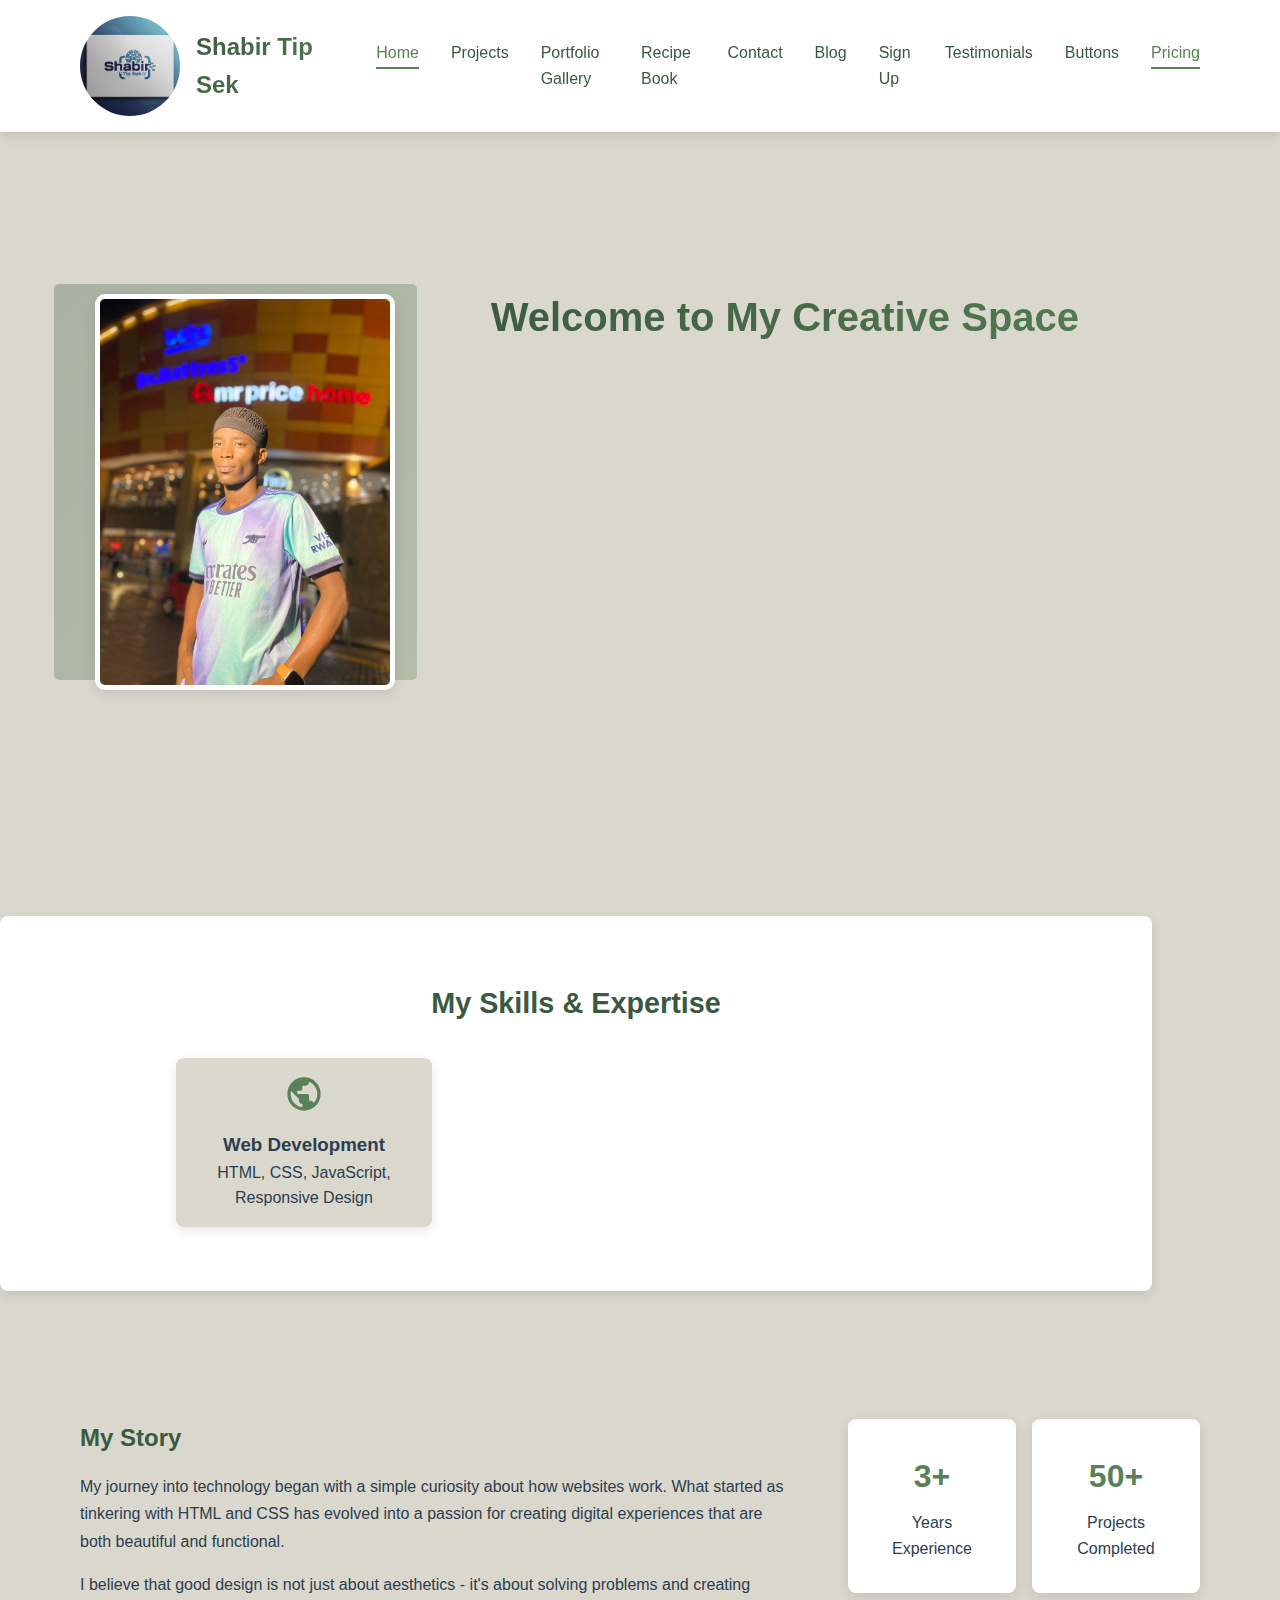
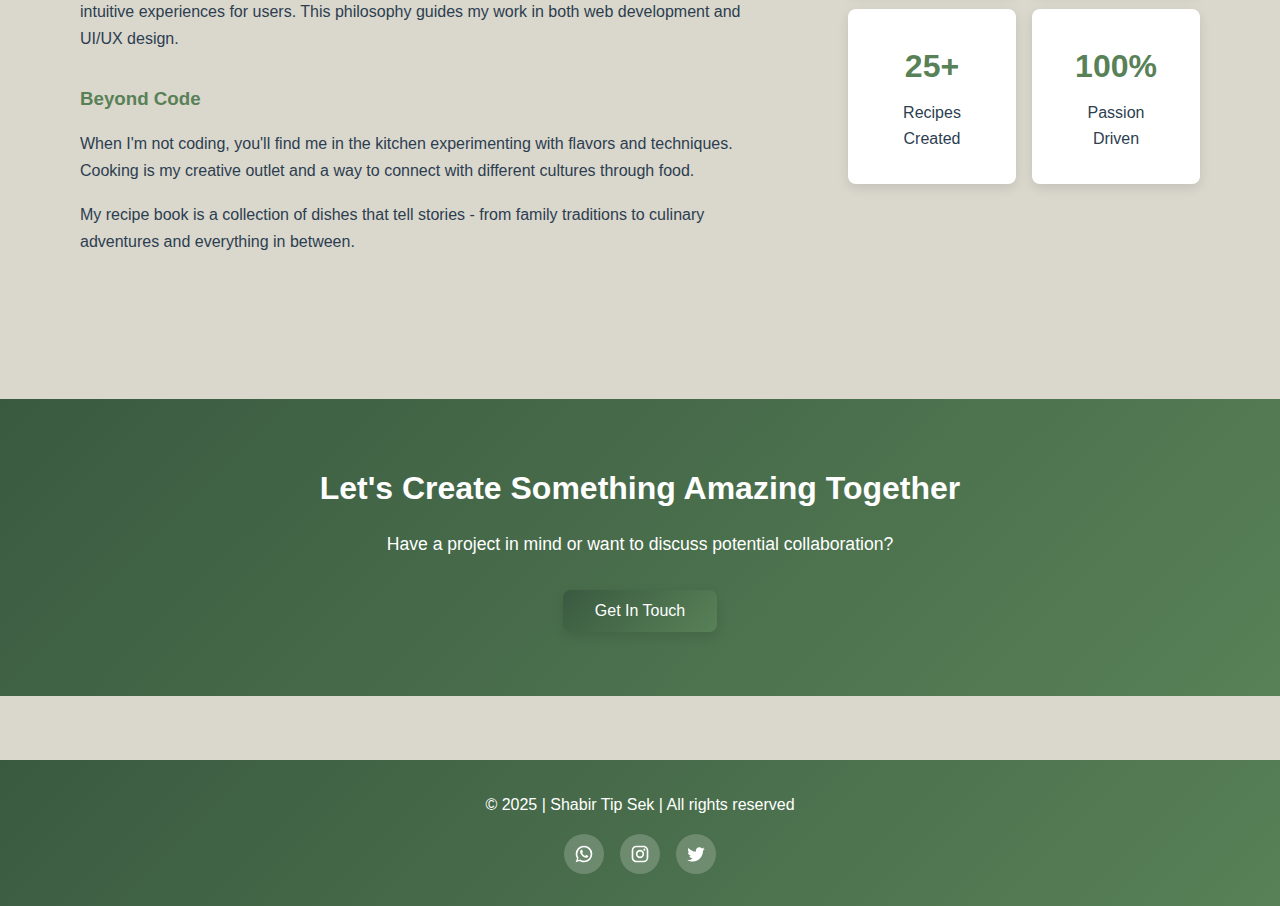
<file: index.html>
<!DOCTYPE html>
<html lang="en">

<head>
    <meta charset="UTF-8">
    <meta name="viewport" content="width=device-width, initial-scale=1.0">
    <title>Shabir Tip Sek | Web Developer & Food Enthusiast</title>
    <meta name="description"
        content="Welcome to my creative space! I'm Shabir Tip Sek - a passionate web developer, UI/UX designer, and food enthusiast. Explore my portfolio and recipes.">
    <meta name="keywords"
        content="Shabir Tip Sek, Web Developer, UI/UX Designer, Food Enthusiast, Portfolio, Recipe Book, Web Design, Frontend Development">
    <meta name="author" content="Shabir Tip Sek">
    <!-- Google Fonts -->
    <link rel="preconnect" href="https://fonts.googleapis.com">
    <link rel="preconnect" href="https://fonts.gstatic.com" crossorigin>
    <link href="https://fonts.googleapis.com/css2?family=Roboto:wght@400;700&family=Open+Sans:wght@400;600&display=swap"
        rel="stylesheet">
    <link rel="stylesheet" href="styles/styles.css">
</head>

<body>
    <header>
        <div class="container header-inner">
            <img class="image" src="images/logo.png" alt="logo">
            <h1 class="site-title">Shabir Tip Sek</h1>
            <nav class="navbar" aria-label="Main navigation">
                <ul>
                    <li><a href="index.html" class="active">Home</a></li>
                    <li><a href="projects.html">Projects</a></li>
                    <li><a href="portfolio_gallery.html">Portfolio Gallery</a></li>
                    <li><a href="recipe-book.html">Recipe Book</a></li>
                    <li><a href="contact.html">Contact</a></li>
                    <li><a href="blog_page.html">Blog</a></li>
                    <li><a href="signUp.html">Sign Up</a></li>
                    <li><a href="testmonial.html">Testimonials</a></li>
                    <li><a href="animated_buttons.html">Buttons</a></li>
                    <li><a href="pricing_table.html" class="active">Pricing</a></li>
                </ul>
            </nav>
        </div>
    </header>

    <main class="first">
        <div class="container hero">
            <div class="hero-image fade-in">
                <img src="images/my-profile.jpg" alt="Shabir profile photo" width="300" height="300">
            </div>
            <div class="hero-content">
                <h2 class="fade-in">Welcome to My Creative Space</h2>
                <p class="fade-in delay-1">Hello! I am Shabir Tip Sek - a passionate web developer, designer, and food
                    enthusiast. I have always believed creativity is not limited to just one field - it flows from
                    designing a website that inspires people, to creating recipes that bring joy to every plate.</p>

                <p class="fade-in delay-1">My journey into web development started with curiosity and desire to bring
                    ideas to life through code. Over time, I learned how to blend design, structure, and interactivity
                    to create meaningful online experiences.</p>

                <p class="fade-in delay-2">Outside of coding, I express my creativity in the kitchen. I love
                    experimenting with flavors, mixing ingredients, and creating dishes that tell the stories of culture
                    and connection.</p>

                <div class="cta-buttons fade-in delay-3">
                    <a class="btn btn-primary" href="projects.html">View My Work</a>
                    <a class="btn btn-secondary" href="recipe-book.html">Explore Recipes</a>
                </div>
            </div>
        </div>

        <div class="container skills">
            <h2>My Skills & Expertise</h2>
            <div class="skills-grid">
                <div class="skill-item fade-in">
                    <svg class="skill-icon" viewBox="0 0 24 24">
                        <path
                            d="M12 2C6.48 2 2 6.48 2 12s4.48 10 10 10 10-4.48 10-10S17.52 2 12 2zm-1 17.93c-3.94-.49-7-3.85-7-7.93 0-.62.08-1.21.21-1.79L9 15v1c0 1.1.9 2 2 2v1.93zm6.9-2.54c-.26-.81-1-1.39-1.9-1.39h-1v-3c0-.55-.45-1-1-1H8v-2h2c.55 0 1-.45 1-1V7h2c1.1 0 2-.9 2-2v-.41c2.93 1.18 5 4.05 5 7.41 0 2.08-.8 3.97-2.1 5.39z" />
                    </svg>
                    <h3>Web Development</h3>
                    <p>HTML, CSS, JavaScript, Responsive Design</p>
                </div>
                <div class="skill-item fade-in delay-1">
                    <svg class="skill-icon" viewBox="0 0 24 24">
                        <path
                            d="M19 3H5c-1.1 0-2 .9-2 2v14c0 1.1.9 2 2 2h14c1.1 0 2-.9 2-2V5c0-1.1-.9-2-2-2zm-8 14H7v-2h4v2zm0-4H7v-2h4v2zm0-4H7V7h4v2zm6 8h-4v-2h4v2zm0-4h-4v-2h4v2zm0-4h-4V7h4v2z" />
                    </svg>
                    <h3>UI/UX Design</h3>
                    <p>User-centered design, prototyping, wireframing</p>
                </div>
                <div class="skill-item fade-in delay-2">
                    <svg class="skill-icon" viewBox="0 0 24 24">
                        <path
                            d="M8.1 13.34l2.83-2.83L3.91 3.5c-1.56 1.56-1.56 4.09 0 5.66l4.19 4.18zm6.78-1.81c1.53.71 3.68.21 5.27-1.38 1.91-1.91 2.28-4.65.81-6.12-1.46-1.46-4.2-1.1-6.12.81-1.59 1.59-2.09 3.74-1.38 5.27L3.7 19.87l1.41 1.41L12 14.41l6.88 6.88 1.41-1.41L13.41 13l1.47-1.47z" />
                    </svg>
                    <h3>Culinary Arts</h3>
                    <p>Recipe development, food styling, creative cooking</p>
                </div>
            </div>
        </div>
    </main>
    <section class="about-content">
            <div class="container">
                <div class="about-grid">
                    <div class="about-text">
                        <h2>My Story</h2>
                        <p>My journey into technology began with a simple curiosity about how websites work. What
                            started as tinkering with HTML and CSS has evolved into a passion for creating digital
                            experiences that are both beautiful and functional.</p>

                        <p>I believe that good design is not just about aesthetics - it's about solving problems and
                            creating intuitive experiences for users. This philosophy guides my work in both web
                            development and UI/UX design.</p>

                        <h3>Beyond Code</h3>
                        <p>When I'm not coding, you'll find me in the kitchen experimenting with flavors and techniques.
                            Cooking is my creative outlet and a way to connect with different cultures through food.</p>

                        <p>My recipe book is a collection of dishes that tell stories - from family traditions to
                            culinary adventures and everything in between.</p>
                    </div>

                    <div class="about-stats">
                        <div class="stat-card">
                            <h3>3+</h3>
                            <p>Years Experience</p>
                        </div>
                        <div class="stat-card">
                            <h3>50+</h3>
                            <p>Projects Completed</p>
                        </div>
                        <div class="stat-card">
                            <h3>25+</h3>
                            <p>Recipes Created</p>
                        </div>
                        <div class="stat-card">
                            <h3>100%</h3>
                            <p>Passion Driven</p>
                        </div>
                    </div>
                </div>
            </div>
        </section>


    <section class="contact-preview">
        <div class="container">
            <h2>Let's Create Something Amazing Together</h2>
            <p>Have a project in mind or want to discuss potential collaboration?</p>
            <a class="btn btn-primary" href="contact.html">Get In Touch</a>
        </div>
    </section>

    <footer>
        <div class="container">
            <p>&copy; 2025 | Shabir Tip Sek | All rights reserved</p>
            <div class="social">
                <a href="https://www.whatsapp.com" aria-label="Whatsapp">
                    <svg class="social-icon" viewBox="0 0 24 24">
                        <path
                            d="M16.75 13.96c.25.13.41.2.46.3.06.11.04.61-.21 1.18-.2.56-1.24 1.1-1.7 1.12-.46.02-.47.36-2.96-.73-2.49-1.09-3.99-3.75-4.11-3.92-.12-.17-.96-1.38-.92-2.61.05-1.22.69-1.8.95-2.04.24-.26.51-.29.68-.26h.47c.15 0 .36-.06.55.45l.69 1.87c.06.13.1.28.01.44l-.27.41-.39.42c-.12.12-.26.25-.12.5.12.26.62 1.09 1.32 1.78.91.88 1.71 1.17 1.95 1.3.24.14.39.12.54-.04l.81-.94c.19-.25.35-.19.58-.11l1.67.88M12 2a10 10 0 0 1 10 10 10 10 0 0 1-10 10c-1.97 0-3.8-.57-5.35-1.55L2 22l1.55-4.65A9.969 9.969 0 0 1 2 12 10 10 0 0 1 12 2m0 2a8 8 0 0 0-8 8c0 1.72.54 3.31 1.46 4.61L4.5 19.5l2.89-.96A7.95 7.95 0 0 0 12 20a8 8 0 0 0 8-8 8 8 0 0 0-8-8z" />
                    </svg>
                </a>
                <a href="https://www.instagram.com" aria-label="Instagram">
                    <svg class="social-icon" viewBox="0 0 24 24">
                        <path
                            d="M7.8 2h8.4C19.4 2 22 4.6 22 7.8v8.4a5.8 5.8 0 0 1-5.8 5.8H7.8C4.6 22 2 19.4 2 16.2V7.8A5.8 5.8 0 0 1 7.8 2m-.2 2A3.6 3.6 0 0 0 4 7.6v8.8C4 18.39 5.61 20 7.6 20h8.8a3.6 3.6 0 0 0 3.6-3.6V7.6C20 5.61 18.39 4 16.4 4H7.6m9.65 1.5a1.25 1.25 0 0 1 1.25 1.25A1.25 1.25 0 0 1 17.25 8 1.25 1.25 0 0 1 16 6.75a1.25 1.25 0 0 1 1.25-1.25M12 7a5 5 0 0 1 5 5 5 5 0 0 1-5 5 5 5 0 0 1-5-5 5 5 0 0 1 5-5m0 2a3 3 0 0 0-3 3 3 3 0 0 0 3 3 3 3 0 0 0 3-3 3 3 0 0 0-3-3z" />
                    </svg>
                </a>
                <a href="https://www.twitter.com" aria-label="Twitter">
                    <svg class="social-icon" viewBox="0 0 24 24">
                        <path
                            d="M22.46 6c-.77.35-1.6.58-2.46.69.88-.53 1.56-1.37 1.88-2.38-.83.5-1.75.85-2.72 1.05C18.37 4.5 17.26 4 16 4c-2.35 0-4.27 1.92-4.27 4.29 0 .34.04.67.11.98C8.28 9.09 5.11 7.38 3 4.79c-.37.63-.58 1.37-.58 2.15 0 1.49.75 2.81 1.91 3.56-.71 0-1.37-.20-1.95-.5v.03c0 2.08 1.48 3.82 3.44 4.21a4.22 4.22 0 0 1-1.93.07 4.28 4.28 0 0 0 4 2.98 8.521 8.521 0 0 1-5.33 1.84c-.34 0-.68-.02-1.02-.06C3.44 20.29 5.7 21 8.12 21 16 21 20.33 14.46 20.33 8.79c0-.19 0-.37-.01-.56.84-.6 1.56-1.36 2.14-2.23z" />
                    </svg>
                </a>
            </div>
        </div>
    </footer>
    <script src="/scripts/script.js"defer></script>
</body>

</html>
</file>
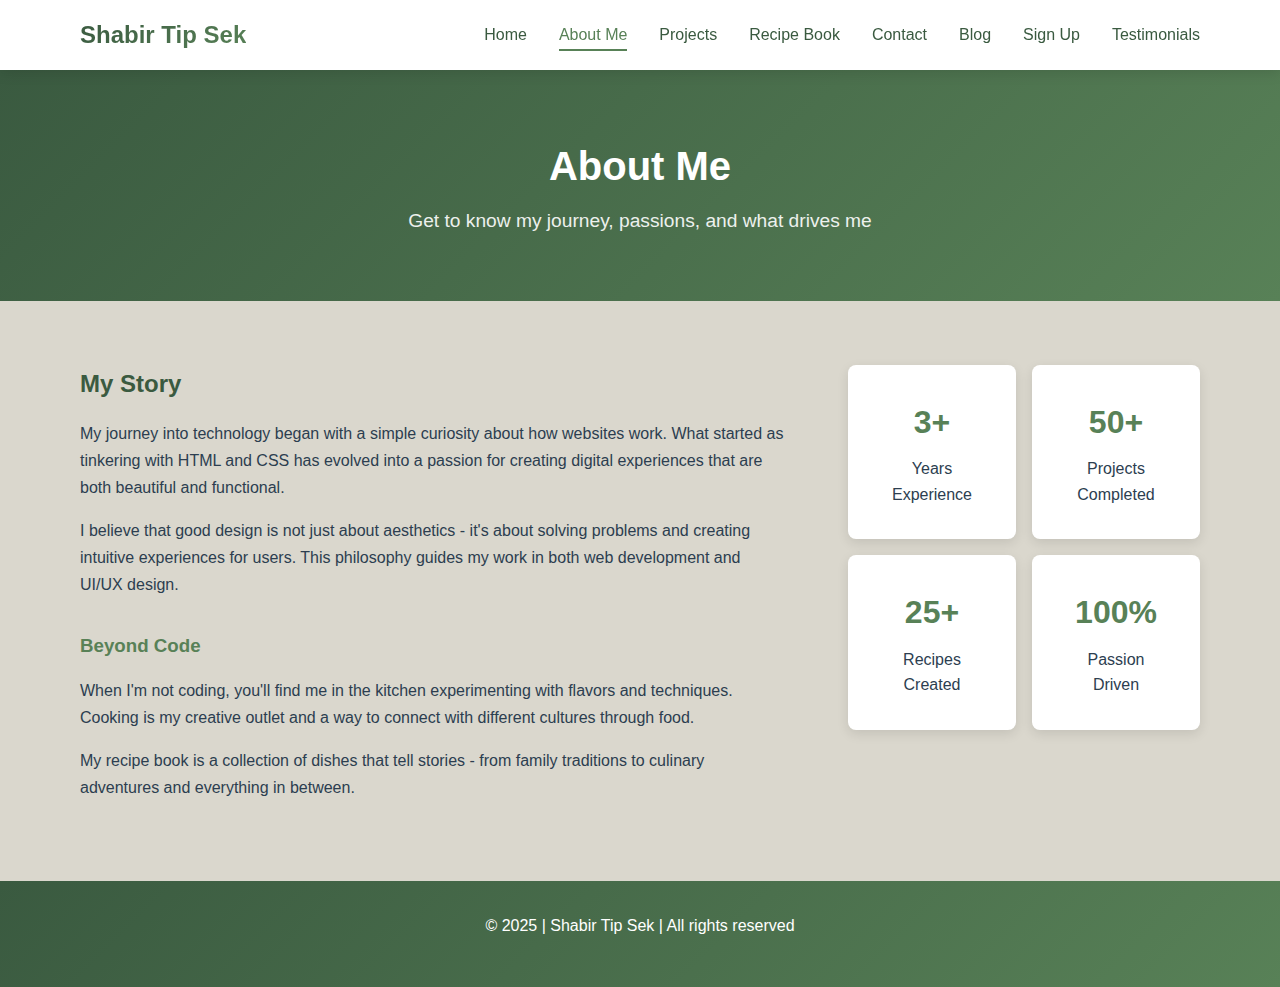
<file: about.html>
<!DOCTYPE html>
<html lang="en">

<head>
    <meta charset="UTF-8">
    <meta name="viewport" content="width=device-width, initial-scale=1.0">
    <title>Shabir Tip Sek | Web Developer & Food Enthusiast</title>
    <meta name="description" content="Welcome to my creative space! I'm Shabir Tip Sek - a passionate web developer, UI/UX designer, and food enthusiast. Explore my portfolio and recipes.">
    <meta name="keywords" content="Shabir Tip Sek, Web Developer, UI/UX Designer, Food Enthusiast, Portfolio, Recipe Book, Web Design, Frontend Development">
    <meta name="author" content="Shabir Tip Sek">
    <!-- Google Fonts -->
    <link rel="preconnect" href="https://fonts.googleapis.com">
    <link rel="preconnect" href="https://fonts.gstatic.com" crossorigin>
    <link href="https://fonts.googleapis.com/css2?family=Roboto:wght@400;700&family=Open+Sans:wght@400;600&display=swap" rel="stylesheet">
    <link rel="stylesheet" href="styles/styles.css">
</head>
<body>
    <header>
        <div class="container header-inner">
            <h1 class="site-title">Shabir Tip Sek</h1>
            <nav class="navbar" aria-label="Main navigation">
                <ul>
                    <li><a href="index.html">Home</a></li>
                    <li><a href="about.html" class="active">About Me</a></li>
                    <li><a href="projects.html">Projects</a></li>
                    <li><a href="recipe-book.html">Recipe Book</a></li>
                    <li><a href="contact.html">Contact</a></li>
                    <li><a href="blog_page.html">Blog</a></li>
                    <li><a href="signUp.html">Sign Up</a></li>
                    <li><a href="testmonial.html">Testimonials</a></li>
                </ul>
            </nav>
        </div>
    </header>

    <main>
        <section class="page-header">
            <div class="container">
                <h1>About Me</h1>
                <p>Get to know my journey, passions, and what drives me</p>
            </div>
        </section>

        <section class="about-content">
            <div class="container">
                <div class="about-grid">
                    <div class="about-text">
                        <h2>My Story</h2>
                        <p>My journey into technology began with a simple curiosity about how websites work. What
                            started as tinkering with HTML and CSS has evolved into a passion for creating digital
                            experiences that are both beautiful and functional.</p>

                        <p>I believe that good design is not just about aesthetics - it's about solving problems and
                            creating intuitive experiences for users. This philosophy guides my work in both web
                            development and UI/UX design.</p>

                        <h3>Beyond Code</h3>
                        <p>When I'm not coding, you'll find me in the kitchen experimenting with flavors and techniques.
                            Cooking is my creative outlet and a way to connect with different cultures through food.</p>

                        <p>My recipe book is a collection of dishes that tell stories - from family traditions to
                            culinary adventures and everything in between.</p>
                    </div>

                    <div class="about-stats">
                        <div class="stat-card">
                            <h3>3+</h3>
                            <p>Years Experience</p>
                        </div>
                        <div class="stat-card">
                            <h3>50+</h3>
                            <p>Projects Completed</p>
                        </div>
                        <div class="stat-card">
                            <h3>25+</h3>
                            <p>Recipes Created</p>
                        </div>
                        <div class="stat-card">
                            <h3>100%</h3>
                            <p>Passion Driven</p>
                        </div>
                    </div>
                </div>
            </div>
        </section>
    </main>

    <footer>
        <div class="container">
            <p>&copy; 2025 | Shabir Tip Sek | All rights reserved</p>
            <div class="social">
                <!-- Same social icons as index.html -->
            </div>
        </div>
    </footer>
</body>

</html>
</file>
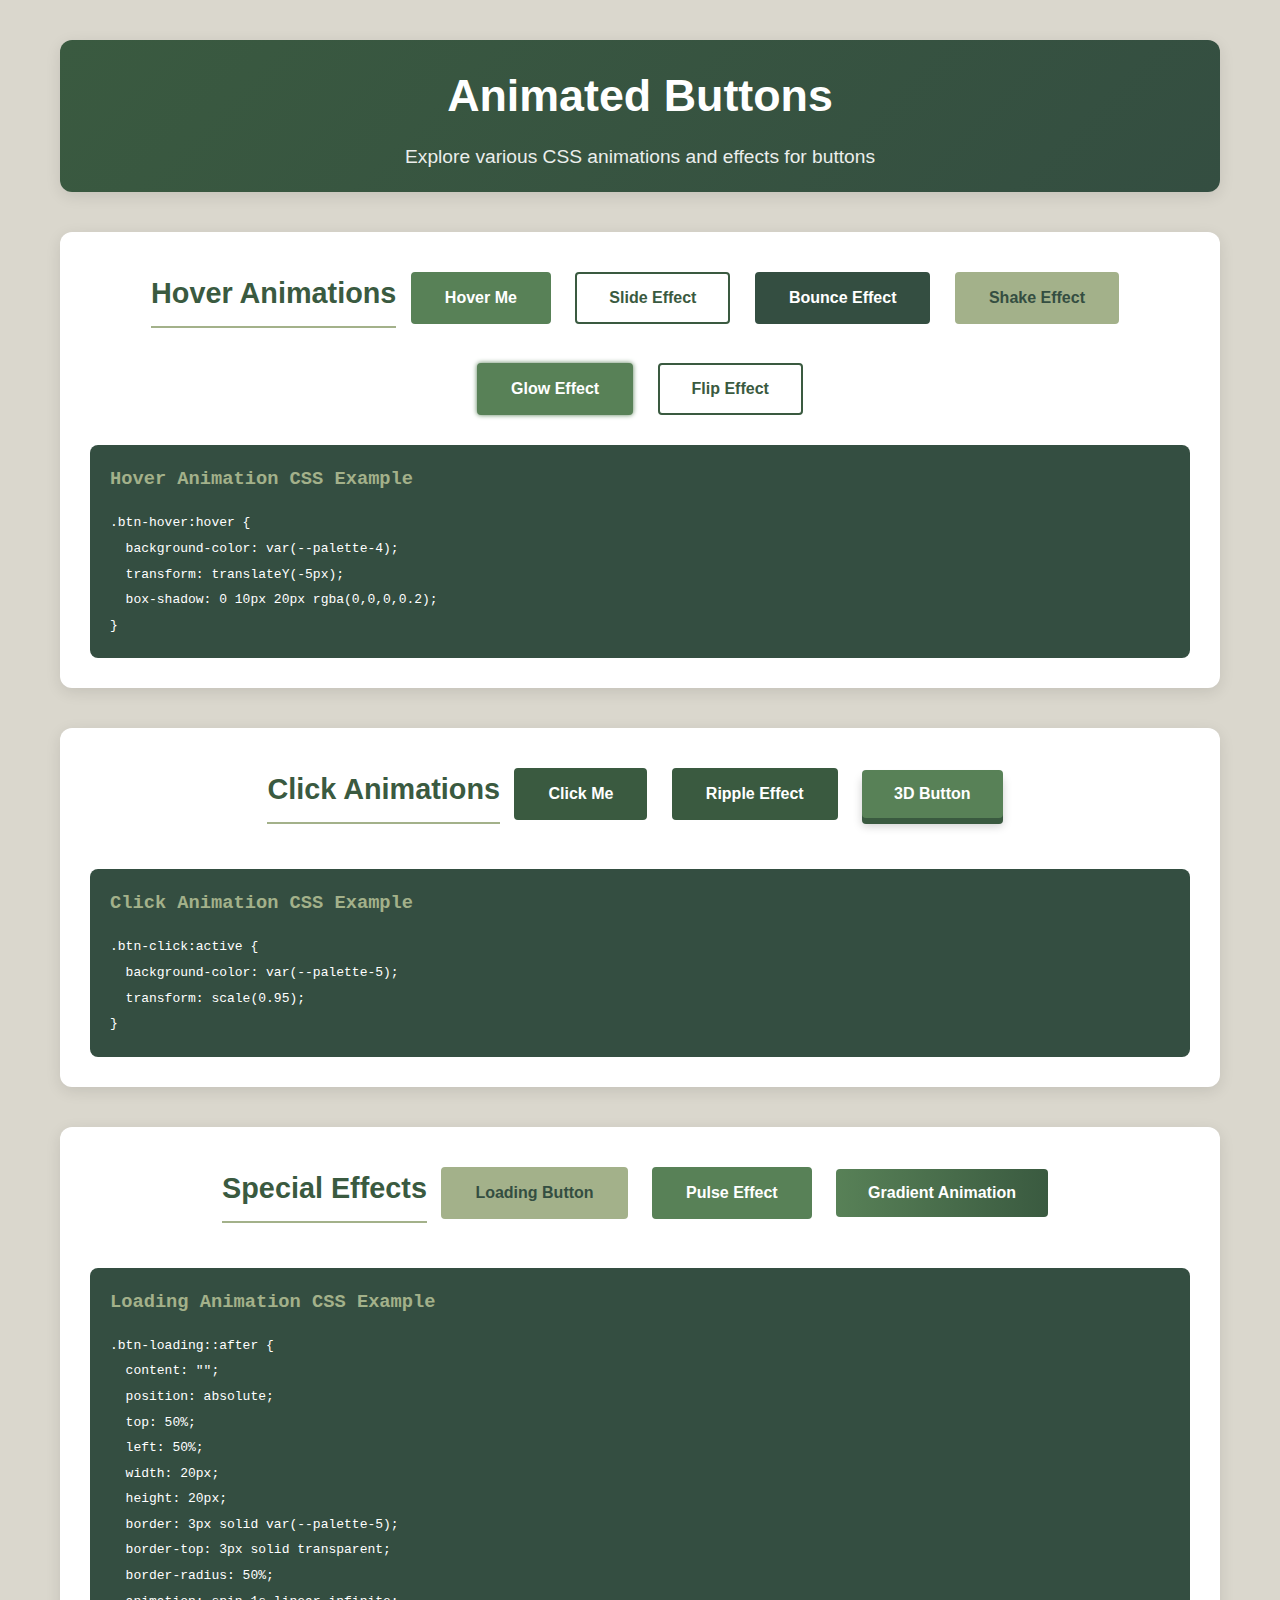
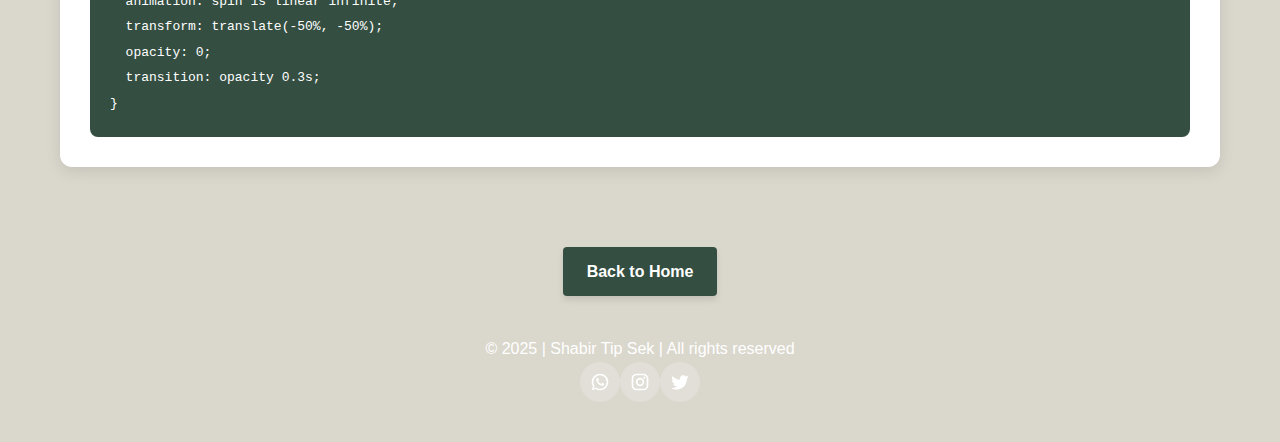
<file: animated_buttons.html>
<!DOCTYPE html>
<html lang="en">
<head>
    <meta charset="UTF-8">
    <meta name="viewport" content="width=device-width, initial-scale=1.0">
    <title>Animated Buttons | Shabir Tip Sek</title>
    <link rel="stylesheet" href="styles/buttons.css">
    
   
</head>
<body>
    <div class="container">
        <header>
            <h1>Animated Buttons</h1>
            <p class="subtitle">Explore various CSS animations and effects for buttons</p>
        </header>
        
        <div class="button-section">
            <h2>Hover Animations</h2>
            <button class="btn btn-hover">Hover Me</button>
            <button class="btn btn-slide">Slide Effect</button>
            <button class="btn btn-bounce">Bounce Effect</button>
            <button class="btn btn-shake">Shake Effect</button>
            <button class="btn btn-glow">Glow Effect</button>
            <button class="btn btn-flip">Flip Effect</button>
            
            <div class="code-example">
                <h3>Hover Animation CSS Example</h3>
                <code>
.btn-hover:hover {<br>
&nbsp;&nbsp;background-color: var(--palette-4);<br>
&nbsp;&nbsp;transform: translateY(-5px);<br>
&nbsp;&nbsp;box-shadow: 0 10px 20px rgba(0,0,0,0.2);<br>
}
                </code>
            </div>
        </div>
        
        <div class="button-section">
            <h2>Click Animations</h2>
            <button class="btn btn-click">Click Me</button>
            <button class="btn btn-ripple">Ripple Effect</button>
            <button class="btn btn-3d">3D Button</button>
            
            <div class="code-example">
                <h3>Click Animation CSS Example</h3>
                <code>
.btn-click:active {<br>
&nbsp;&nbsp;background-color: var(--palette-5);<br>
&nbsp;&nbsp;transform: scale(0.95);<br>
}
                </code>
            </div>
        </div>
        
        <div class="button-section">
            <h2>Special Effects</h2>
            <button class="btn btn-loading" id="loading-btn">Loading Button</button>
            <button class="btn btn-pulse">Pulse Effect</button>
            <button class="btn btn-gradient">Gradient Animation</button>
            
            <div class="code-example">
                <h3>Loading Animation CSS Example</h3>
                <code>
.btn-loading::after {<br>
&nbsp;&nbsp;content: "";<br>
&nbsp;&nbsp;position: absolute;<br>
&nbsp;&nbsp;top: 50%;<br>
&nbsp;&nbsp;left: 50%;<br>
&nbsp;&nbsp;width: 20px;<br>
&nbsp;&nbsp;height: 20px;<br>
&nbsp;&nbsp;border: 3px solid var(--palette-5);<br>
&nbsp;&nbsp;border-top: 3px solid transparent;<br>
&nbsp;&nbsp;border-radius: 50%;<br>
&nbsp;&nbsp;animation: spin 1s linear infinite;<br>
&nbsp;&nbsp;transform: translate(-50%, -50%);<br>
&nbsp;&nbsp;opacity: 0;<br>
&nbsp;&nbsp;transition: opacity 0.3s;<br>
}
                </code>
            </div>
        </div>
        
        <a href="index.html" class="back-home">Back to Home</a>
    </div>
    <footer>
        <div class="container">
            <p>&copy; 2025 | Shabir Tip Sek | All rights reserved</p>
            <div class="social">
                <a href="https://www.whatsapp.com" aria-label="Whatsapp">
                    <svg class="social-icon" viewBox="0 0 24 24">
                        <path d="M16.75 13.96c.25.13.41.2.46.3.06.11.04.61-.21 1.18-.2.56-1.24 1.1-1.7 1.12-.46.02-.47.36-2.96-.73-2.49-1.09-3.99-3.75-4.11-3.92-.12-.17-.96-1.38-.92-2.61.05-1.22.69-1.8.95-2.04.24-.26.51-.29.68-.26h.47c.15 0 .36-.06.55.45l.69 1.87c.06.13.1.28.01.44l-.27.41-.39.42c-.12.12-.26.25-.12.5.12.26.62 1.09 1.32 1.78.91.88 1.71 1.17 1.95 1.3.24.14.39.12.54-.04l.81-.94c.19-.25.35-.19.58-.11l1.67.88M12 2a10 10 0 0 1 10 10 10 10 0 0 1-10 10c-1.97 0-3.8-.57-5.35-1.55L2 22l1.55-4.65A9.969 9.969 0 0 1 2 12 10 10 0 0 1 12 2m0 2a8 8 0 0 0-8 8c0 1.72.54 3.31 1.46 4.61L4.5 19.5l2.89-.96A7.95 7.95 0 0 0 12 20a8 8 0 0 0 8-8 8 8 0 0 0-8-8z"/>
                    </svg>
                </a>
                <a href="https://www.instagram.com" aria-label="Instagram">
                    <svg class="social-icon" viewBox="0 0 24 24">
                        <path d="M7.8 2h8.4C19.4 2 22 4.6 22 7.8v8.4a5.8 5.8 0 0 1-5.8 5.8H7.8C4.6 22 2 19.4 2 16.2V7.8A5.8 5.8 0 0 1 7.8 2m-.2 2A3.6 3.6 0 0 0 4 7.6v8.8C4 18.39 5.61 20 7.6 20h8.8a3.6 3.6 0 0 0 3.6-3.6V7.6C20 5.61 18.39 4 16.4 4H7.6m9.65 1.5a1.25 1.25 0 0 1 1.25 1.25A1.25 1.25 0 0 1 17.25 8 1.25 1.25 0 0 1 16 6.75a1.25 1.25 0 0 1 1.25-1.25M12 7a5 5 0 0 1 5 5 5 5 0 0 1-5 5 5 5 0 0 1-5-5 5 5 0 0 1 5-5m0 2a3 3 0 0 0-3 3 3 3 0 0 0 3 3 3 3 0 0 0 3-3 3 3 0 0 0-3-3z"/>
                    </svg>
                </a>
                <a href="https://www.twitter.com" aria-label="Twitter">
                    <svg class="social-icon" viewBox="0 0 24 24">
                        <path d="M22.46 6c-.77.35-1.6.58-2.46.69.88-.53 1.56-1.37 1.88-2.38-.83.5-1.75.85-2.72 1.05C18.37 4.5 17.26 4 16 4c-2.35 0-4.27 1.92-4.27 4.29 0 .34.04.67.11.98C8.28 9.09 5.11 7.38 3 4.79c-.37.63-.58 1.37-.58 2.15 0 1.49.75 2.81 1.91 3.56-.71 0-1.37-.20-1.95-.5v.03c0 2.08 1.48 3.82 3.44 4.21a4.22 4.22 0 0 1-1.93.07 4.28 4.28 0 0 0 4 2.98 8.521 8.521 0 0 1-5.33 1.84c-.34 0-.68-.02-1.02-.06C3.44 20.29 5.7 21 8.12 21 16 21 20.33 14.46 20.33 8.79c0-.19 0-.37-.01-.56.84-.6 1.56-1.36 2.14-2.23z"/>
                    </svg>
                </a>
            </div>
        </div>
    </footer>

    <script>
        // Loading button functionality
        document.getElementById('loading-btn').addEventListener('click', function() {
            this.classList.add('loading');
            
            // Simulate loading for 3 seconds
            setTimeout(() => {
                this.classList.remove('loading');
                alert('Loading complete!');
            }, 3000);
        });
        
        // Add click effect to all buttons (except loading button)
        const buttons = document.querySelectorAll('.btn:not(.btn-loading)');
        buttons.forEach(button => {
            button.addEventListener('click', function() {
                // Add a subtle click effect
                this.style.transform = 'scale(0.98)';
                setTimeout(() => {
                    this.style.transform = '';
                }, 150);
            });
        });
    </script>
</body>
</html>
</file>
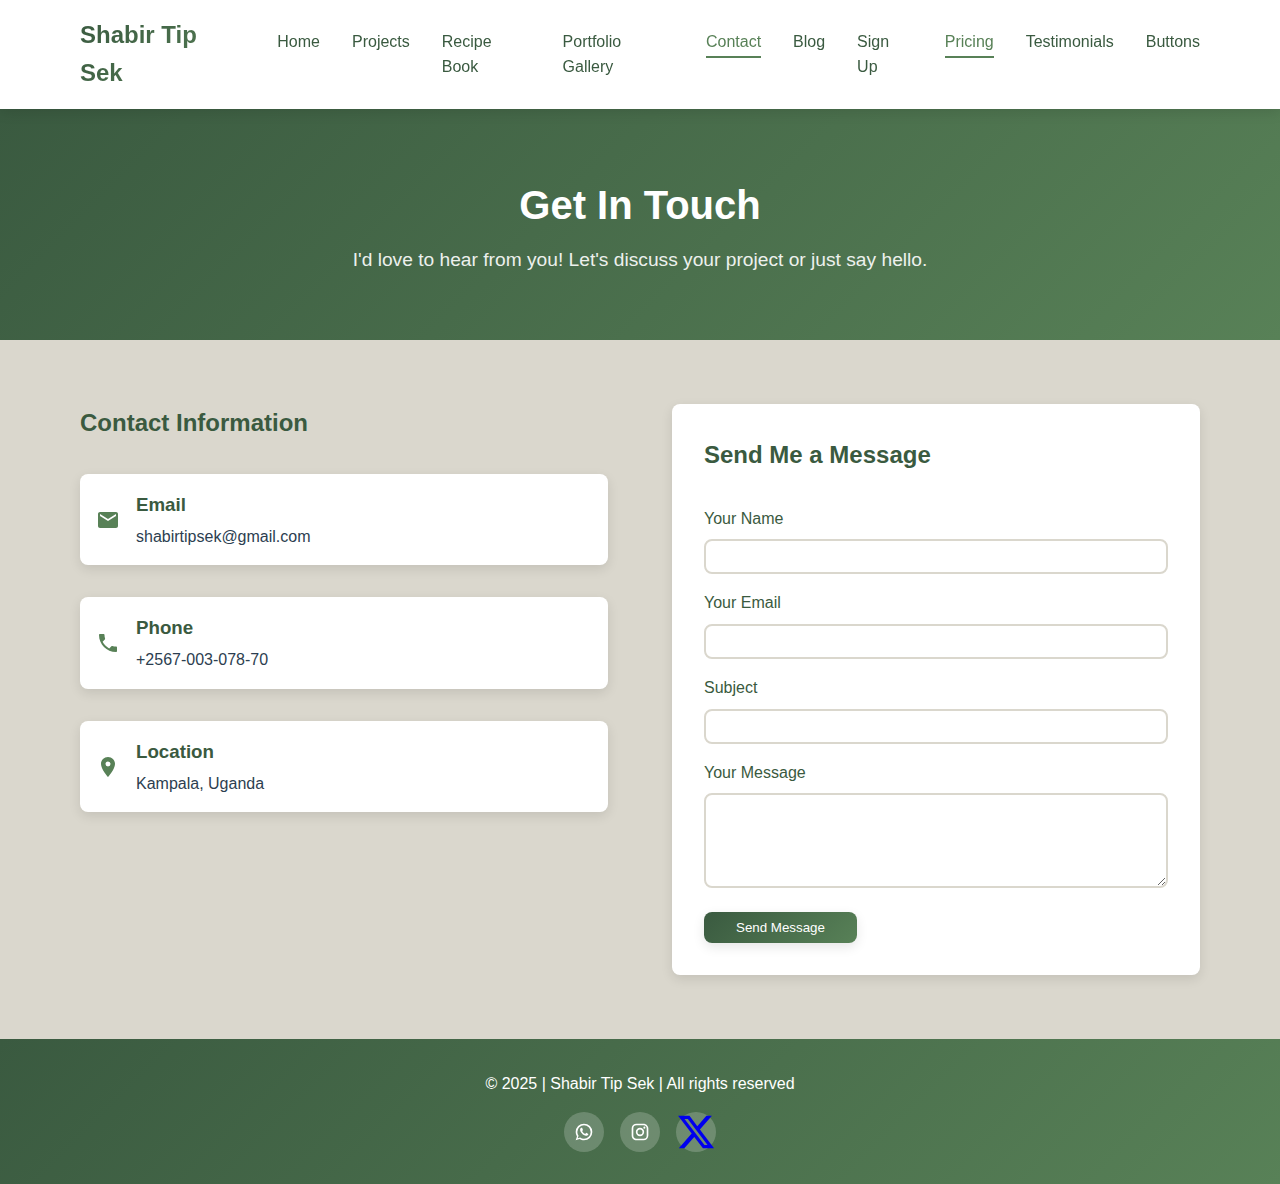
<file: contact.html>
<!DOCTYPE html>
<html lang="en">

<head>
    <meta charset="UTF-8">
    <meta name="viewport" content="width=device-width, initial-scale=1.0">
    <title>Shabir Tip Sek | Web Developer & Food Enthusiast</title>
    <meta name="description"
        content="Welcome to my creative space! I'm Shabir Tip Sek - a passionate web developer, UI/UX designer, and food enthusiast. Explore my portfolio and recipes.">
    <meta name="keywords"
        content="Shabir Tip Sek, Web Developer, UI/UX Designer, Food Enthusiast, Portfolio, Recipe Book, Web Design, Frontend Development">
    <meta name="author" content="Shabir Tip Sek">
    <!-- Google Fonts -->
    <link rel="preconnect" href="https://fonts.googleapis.com">
    <link rel="preconnect" href="https://fonts.gstatic.com" crossorigin>
    <link href="https://fonts.googleapis.com/css2?family=Roboto:wght@400;700&family=Open+Sans:wght@400;600&display=swap"
        rel="stylesheet">
    <link rel="stylesheet" href="styles/styles.css">
</head>

<body>
    <header>
        <div class="container header-inner">
            <h1 class="site-title">Shabir Tip Sek</h1>
            <nav class="navbar" aria-label="Main navigation">
                <ul>
                    <li><a href="index.html">Home</a></li>
                    <li><a href="projects.html">Projects</a></li>
                    <li><a href="recipe-book.html">Recipe Book</a></li>
                    <li><a href="portfolio_gallery.html">Portfolio Gallery</a></li>
                    <li><a href="contact.html" class="active">Contact</a></li>
                    <li><a href="blog_page.html">Blog</a></li>
                    <li><a href="signUp.html">Sign Up</a></li>
                    <li><a href="pricing_table.html" class="active">Pricing</a></li>
                    <li><a href="testmonial.html">Testimonials</a></li>
                    <li><a href="animated_buttons.html">Buttons</a></li>
                </ul>
            </nav>
        </div>
    </header>

    <main>
        <section class="page-header">
            <div class="container">
                <h1>Get In Touch</h1>
                <p>I'd love to hear from you! Let's discuss your project or just say hello.</p>
            </div>
        </section>

        <section class="contact-content">
            <div class="container">
                <div class="contact-grid">
                    <div class="contact-info">
                        <h2>Contact Information</h2>
                        <div class="contact-item">
                            <svg class="contact-icon" viewBox="0 0 24 24">
                                <path
                                    d="M20 4H4c-1.1 0-1.99.9-1.99 2L2 18c0 1.1.9 2 2 2h16c1.1 0 2-.9 2-2V6c0-1.1-.9-2-2-2zm0 4l-8 5-8-5V6l8 5 8-5v2z" />
                            </svg>
                            <div>
                                <h3>Email</h3>
                                <p>shabirtipsek@gmail.com</p>
                            </div>
                        </div>
                        <div class="contact-item">
                            <svg class="contact-icon" viewBox="0 0 24 24">
                                <path
                                    d="M6.62 10.79c1.44 2.83 3.76 5.14 6.59 6.59l2.2-2.2c.27-.27.67-.36 1.02-.24 1.12.37 2.33.57 3.57.57.55 0 1 .45 1 1V20c0 .55-.45 1-1 1-9.39 0-17-7.61-17-17 0-.55.45-1 1-1h3.5c.55 0 1 .45 1 1 0 1.25.2 2.45.57 3.57.11.35.03.74-.25 1.02l-2.2 2.2z" />
                            </svg>
                            <div>
                                <h3>Phone</h3>
                                <p>+2567-003-078-70</p>
                            </div>
                        </div>
                        <div class="contact-item">
                            <svg class="contact-icon" viewBox="0 0 24 24">
                                <path
                                    d="M12 2C8.13 2 5 5.13 5 9c0 5.25 7 13 7 13s7-7.75 7-13c0-3.87-3.13-7-7-7zm0 9.5a2.5 2.5 0 0 1 0-5 2.5 2.5 0 0 1 0 5z" />
                            </svg>
                            <div>
                                <h3>Location</h3>
                                <p>Kampala, Uganda</p>
                            </div>
                        </div>
                    </div>

                    <div class="contact-form">
                        <h2>Send Me a Message</h2>
                        <form id="contactForm">
                            <div class="form-group">
                                <label for="name">Your Name</label>
                                <input type="text" id="name" name="name" required>
                            </div>
                            <div class="form-group">
                                <label for="email">Your Email</label>
                                <input type="email" id="email" name="email" required>
                            </div>
                            <div class="form-group">
                                <label for="subject">Subject</label>
                                <input type="text" id="subject" name="subject" required>
                            </div>
                            <div class="form-group">
                                <label for="message">Your Message</label>
                                <textarea id="message" name="message" rows="5" required></textarea>
                            </div>
                            <button type="submit" class="btn btn-primary">Send Message</button>
                        </form>
                    </div>
                </div>
            </div>
        </section>
    </main>

    <footer>
        <div class="container">
            <p>&copy; 2025 | Shabir Tip Sek | All rights reserved</p>
            <div class="social">
                <a href="https://www.whatsapp.com" aria-label="Whatsapp">
                    <svg class="social-icon" viewBox="0 0 24 24">
                        <path
                            d="M16.75 13.96c.25.13.41.2.46.3.06.11.04.61-.21 1.18-.2.56-1.24 1.1-1.7 1.12-.46.02-.47.36-2.96-.73-2.49-1.09-3.99-3.75-4.11-3.92-.12-.17-.96-1.38-.92-2.61.05-1.22.69-1.8.95-2.04.24-.26.51-.29.68-.26h.47c.15 0 .36-.06.55.45l.69 1.87c.06.13.1.28.01.44l-.27.41-.39.42c-.12.12-.26.25-.12.5.12.26.62 1.09 1.32 1.78.91.88 1.71 1.17 1.95 1.3.24.14.39.12.54-.04l.81-.94c.19-.25.35-.19.58-.11l1.67.88M12 2a10 10 0 0 1 10 10 10 10 0 0 1-10 10c-1.97 0-3.8-.57-5.35-1.55L2 22l1.55-4.65A9.969 9.969 0 0 1 2 12 10 10 0 0 1 12 2m0 2a8 8 0 0 0-8 8c0 1.72.54 3.31 1.46 4.61L4.5 19.5l2.89-.96A7.95 7.95 0 0 0 12 20a8 8 0 0 0 8-8 8 8 0 0 0-8-8z" />
                    </svg>
                </a>
                <a href="https://www.instagram.com" aria-label="Instagram">
                    <svg class="social-icon" viewBox="0 0 24 24">
                        <path
                            d="M7.8 2h8.4C19.4 2 22 4.6 22 7.8v8.4a5.8 5.8 0 0 1-5.8 5.8H7.8C4.6 22 2 19.4 2 16.2V7.8A5.8 5.8 0 0 1 7.8 2m-.2 2A3.6 3.6 0 0 0 4 7.6v8.8C4 18.39 5.61 20 7.6 20h8.8a3.6 3.6 0 0 0 3.6-3.6V7.6C20 5.61 18.39 4 16.4 4H7.6m9.65 1.5a1.25 1.25 0 0 1 1.25 1.25A1.25 1.25 0 0 1 17.25 8 1.25 1.25 0 0 1 16 6.75a1.25 1.25 0 0 1 1.25-1.25M12 7a5 5 0 0 1 5 5 5 5 0 0 1-5 5 5 5 0 0 1-5-5 5 5 0 0 1 5-5m0 2a3 3 0 0 0-3 3 3 3 0 0 0 3 3 3 3 0 0 0 3-3 3 3 0 0 0-3-3z" />
                    </svg>
                </a>
                <a href="https://www.twitter.com" aria-label="Twitter">
                    <svg viewBox="0 0 24 24" fill="currentColor">
                        <path
                            d="M18.244 2.25h3.308l-7.227 8.26 8.502 11.24H16.17l-5.214-6.817L4.99 21.75H1.68l7.73-8.835L1.254 2.25H8.08l4.713 6.231zm-1.161 17.52h1.833L7.084 4.126H5.117z" />
                    </svg>
                </a>
            </div>
        </div>
    </footer>
    <script src="scripts/script.js"defer></script>
</body>

</html>
</file>
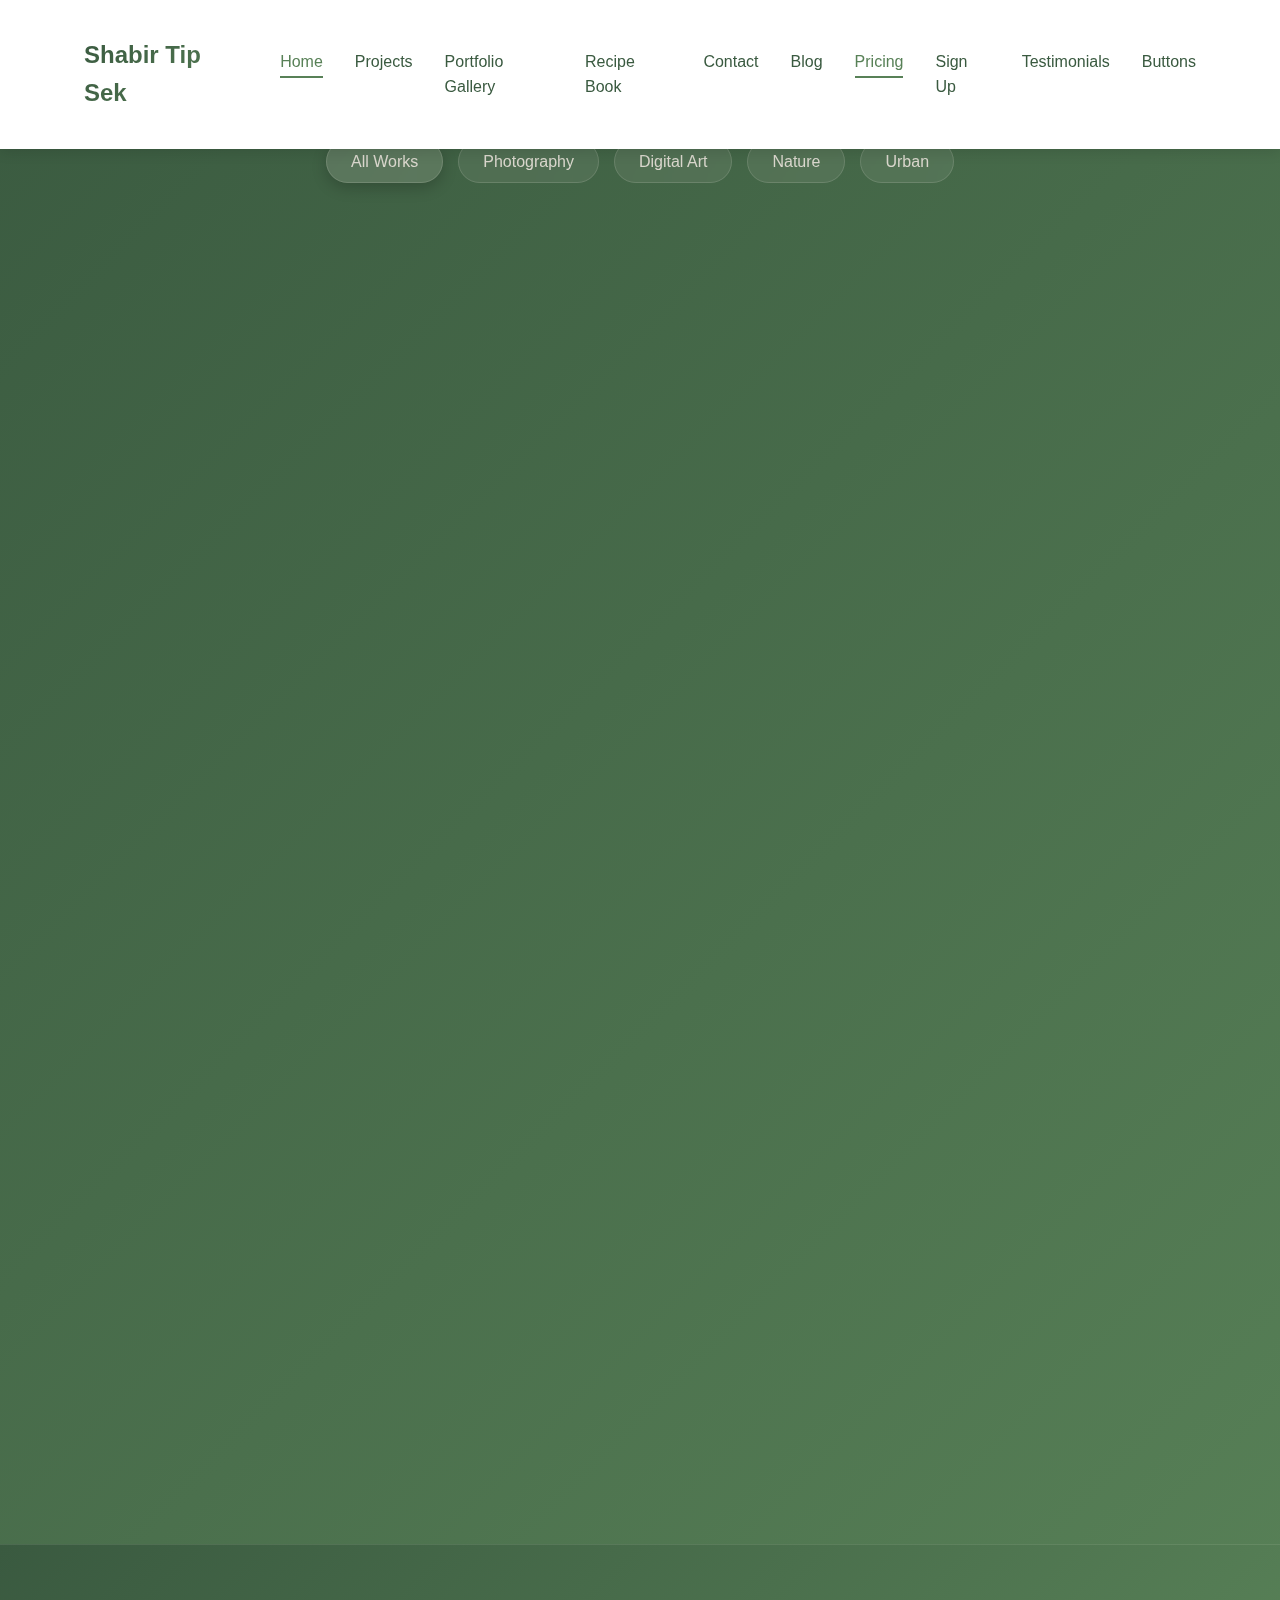
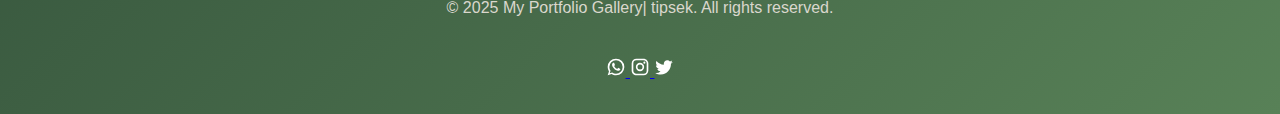
<file: portfolio_gallery.html>
<!DOCTYPE html>
<html lang="en">

<head>
    <meta charset="UTF-8">
    <meta name="viewport" content="width=device-width, initial-scale=1.0">
    <title>Shabir Tip Sek | Web Developer & Food Enthusiast</title>
    <meta name="description"
        content="Welcome to my creative space! I'm Shabir Tip Sek - a passionate web developer, UI/UX designer, and food enthusiast. Explore my portfolio and recipes.">
    <meta name="keywords"
        content="Shabir Tip Sek, Web Developer, UI/UX Designer, Food Enthusiast, Portfolio, Recipe Book, Web Design, Frontend Development">
    <meta name="author" content="Shabir Tip Sek">
    <!-- Google Fonts -->
    <link rel="preconnect" href="https://fonts.googleapis.com">
    <link rel="preconnect" href="https://fonts.gstatic.com" crossorigin>
    <link href="https://fonts.googleapis.com/css2?family=Roboto:wght@400;700&family=Open+Sans:wght@400;600&display=swap"
        rel="stylesheet">
    <link rel="stylesheet" href="styles/styles.css">
    <link rel="stylesheet" href="styles/book.css">

</head>

<body>
    <header>
        <div class="container header-inner">
            <h1 class="site-title">Shabir Tip Sek</h1>
            <nav class="navbar" aria-label="Main navigation">
                <ul>
                    <li><a href="index.html" class="active">Home</a></li>
                    <li><a href="projects.html">Projects</a></li>
                    <li><a href="portfolio_gallery.html">Portfolio Gallery</a></li>
                    <li><a href="recipe-book.html">Recipe Book</a></li>
                    <li><a href="contact.html">Contact</a></li>
                    <li><a href="blog_page.html">Blog</a></li>
                    <li><a href="pricing_table.html" class="active">Pricing</a></li>
                    <li><a href="signUp.html">Sign Up</a></li>
                    <li><a href="testmonial.html">Testimonials</a></li>
                    <li><a href="animated_buttons.html">Buttons</a></li>
                </ul>
            </nav>
        </div>
    </header>

        <nav class="portfolio-nav">
            <ul>
                <li><a href="#all" class="nav-link active" data-filter="all">All Works</a></li>
                <li><a href="#photography" class="nav-link" data-filter="photography">Photography</a></li>
                <li><a href="#digital" class="nav-link" data-filter="digital">Digital Art</a></li>
                <li><a href="#nature" class="nav-link" data-filter="nature">Nature</a></li>
                <li><a href="#urban" class="nav-link" data-filter="urban">Urban</a></li>
            </ul>
        </nav>

        <main class="portfolio-gallery" id="gallery">
            <!-- Portfolio items will be dynamically loaded here -->
        </main>

        <footer class="portfolio-footer">
            <div class="container">
                <p>&copy; 2025 My Portfolio Gallery| tipsek. All rights reserved.</p>
            </div>
            <a href="https://www.whatsapp.com" aria-label="Whatsapp">
                <svg class="social-icon" viewBox="0 0 24 24">
                    <path
                        d="M16.75 13.96c.25.13.41.2.46.3.06.11.04.61-.21 1.18-.2.56-1.24 1.1-1.7 1.12-.46.02-.47.36-2.96-.73-2.49-1.09-3.99-3.75-4.11-3.92-.12-.17-.96-1.38-.92-2.61.05-1.22.69-1.8.95-2.04.24-.26.51-.29.68-.26h.47c.15 0 .36-.06.55.45l.69 1.87c.06.13.1.28.01.44l-.27.41-.39.42c-.12.12-.26.25-.12.5.12.26.62 1.09 1.32 1.78.91.88 1.71 1.17 1.95 1.3.24.14.39.12.54-.04l.81-.94c.19-.25.35-.19.58-.11l1.67.88M12 2a10 10 0 0 1 10 10 10 10 0 0 1-10 10c-1.97 0-3.8-.57-5.35-1.55L2 22l1.55-4.65A9.969 9.969 0 0 1 2 12 10 10 0 0 1 12 2m0 2a8 8 0 0 0-8 8c0 1.72.54 3.31 1.46 4.61L4.5 19.5l2.89-.96A7.95 7.95 0 0 0 12 20a8 8 0 0 0 8-8 8 8 0 0 0-8-8z" />
                </svg>
            </a>
            <a href="https://www.instagram.com" aria-label="Instagram">
                <svg class="social-icon" viewBox="0 0 24 24">
                    <path
                        d="M7.8 2h8.4C19.4 2 22 4.6 22 7.8v8.4a5.8 5.8 0 0 1-5.8 5.8H7.8C4.6 22 2 19.4 2 16.2V7.8A5.8 5.8 0 0 1 7.8 2m-.2 2A3.6 3.6 0 0 0 4 7.6v8.8C4 18.39 5.61 20 7.6 20h8.8a3.6 3.6 0 0 0 3.6-3.6V7.6C20 5.61 18.39 4 16.4 4H7.6m9.65 1.5a1.25 1.25 0 0 1 1.25 1.25A1.25 1.25 0 0 1 17.25 8 1.25 1.25 0 0 1 16 6.75a1.25 1.25 0 0 1 1.25-1.25M12 7a5 5 0 0 1 5 5 5 5 0 0 1-5 5 5 5 0 0 1-5-5 5 5 0 0 1 5-5m0 2a3 3 0 0 0-3 3 3 3 0 0 0 3 3 3 3 0 0 0 3-3 3 3 0 0 0-3-3z" />
                </svg>
            </a>
            <a href="https://www.twitter.com" aria-label="Twitter">
                <svg class="social-icon" viewBox="0 0 24 24">
                    <path
                        d="M22.46 6c-.77.35-1.6.58-2.46.69.88-.53 1.56-1.37 1.88-2.38-.83.5-1.75.85-2.72 1.05C18.37 4.5 17.26 4 16 4c-2.35 0-4.27 1.92-4.27 4.29 0 .34.04.67.11.98C8.28 9.09 5.11 7.38 3 4.79c-.37.63-.58 1.37-.58 2.15 0 1.49.75 2.81 1.91 3.56-.71 0-1.37-.20-1.95-.5v.03c0 2.08 1.48 3.82 3.44 4.21a4.22 4.22 0 0 1-1.93.07 4.28 4.28 0 0 0 4 2.98 8.521 8.521 0 0 1-5.33 1.84c-.34 0-.68-.02-1.02-.06C3.44 20.29 5.7 21 8.12 21 16 21 20.33 14.46 20.33 8.79c0-.19 0-.37-.01-.56.84-.6 1.56-1.36 2.14-2.23z" />
                </svg>
            </a>
        </footer>

        <script src="scripts/gallary.js"defer></script>
</body>

</html>
</file>
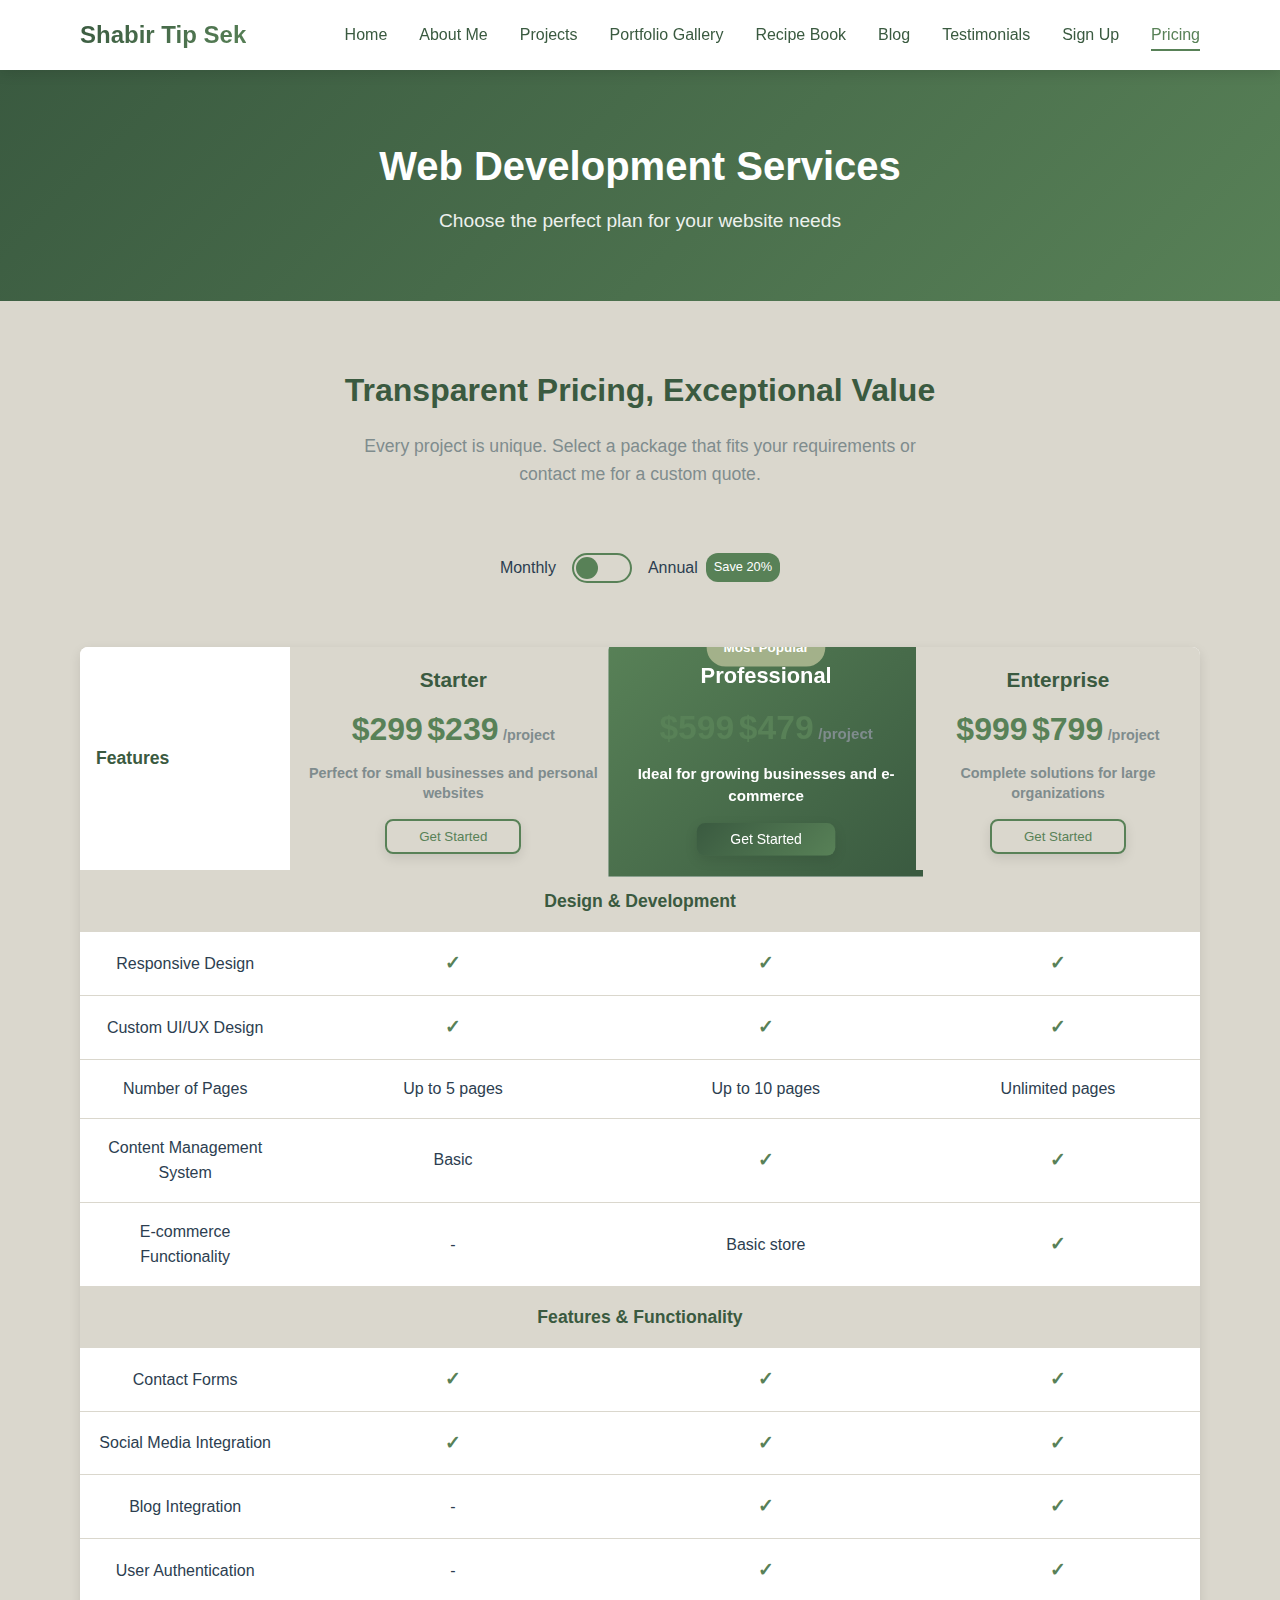
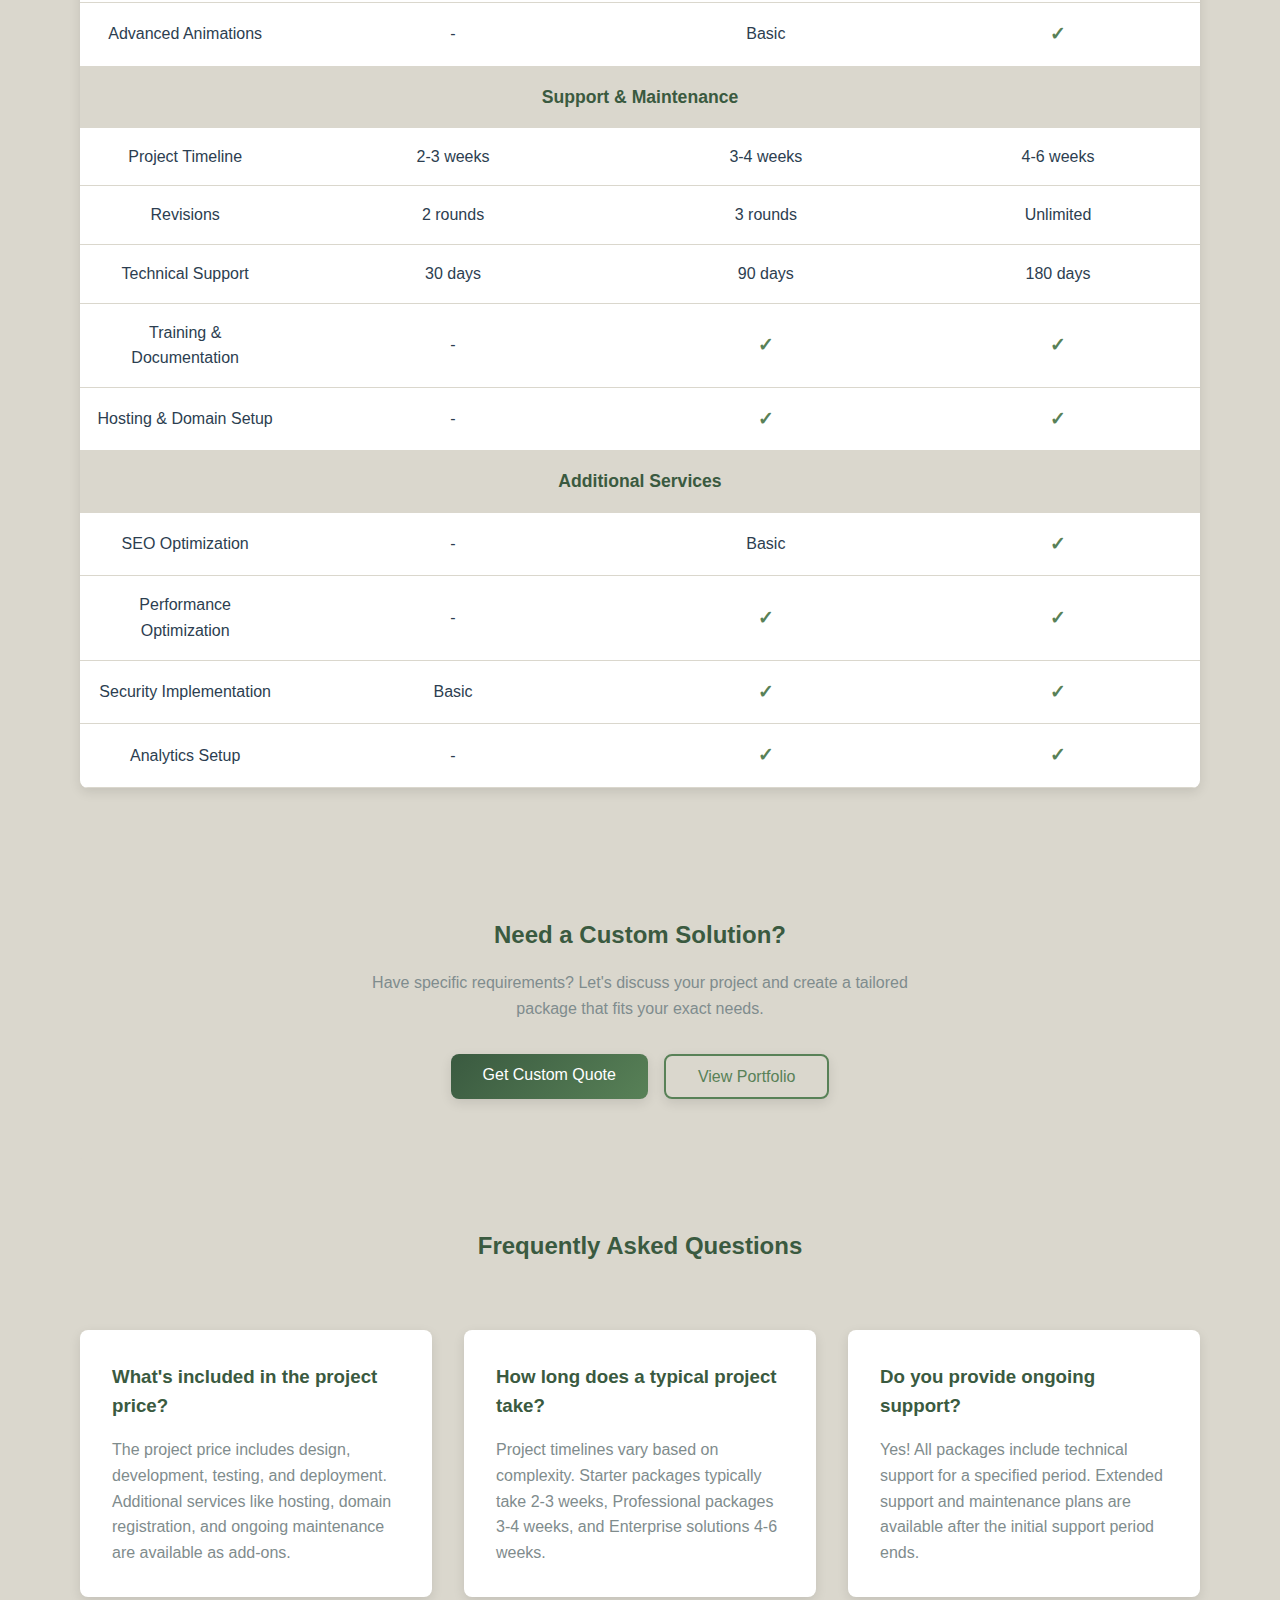
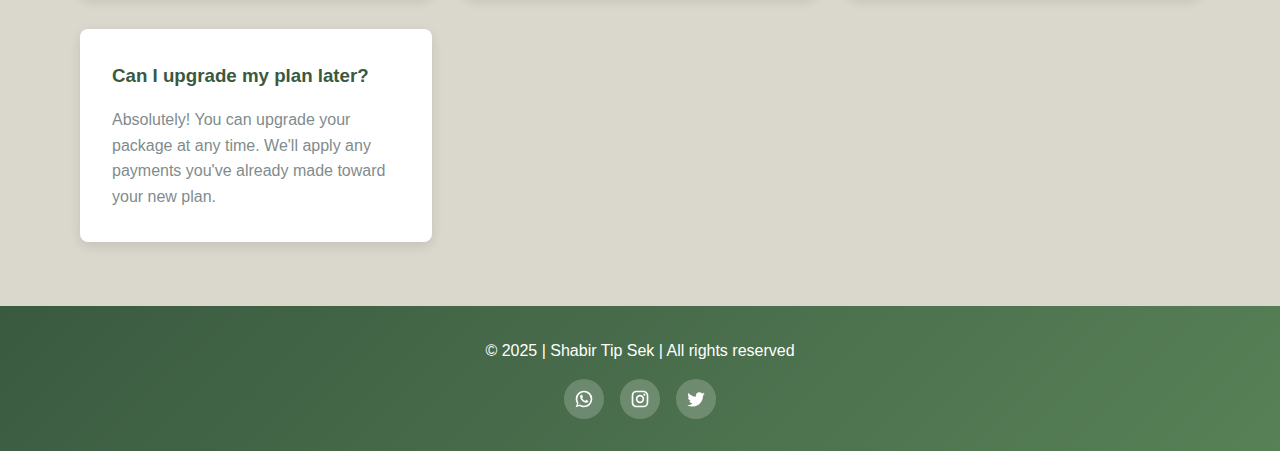
<file: pricing_page.html>
<!DOCTYPE html>
<html lang="en">
<head>
    <meta charset="UTF-8">
    <meta name="viewport" content="width=device-width, initial-scale=1.0">
    <title>Shabir Tip Sek | Web Developer & Food Enthusiast</title>
    <meta name="description" content="Welcome to my creative space! I'm Shabir Tip Sek - a passionate web developer, UI/UX designer, and food enthusiast. Explore my portfolio and recipes.">
    <meta name="keywords" content="Shabir Tip Sek, Web Developer, UI/UX Designer, Food Enthusiast, Portfolio, Recipe Book, Web Design, Frontend Development">
    <meta name="author" content="Shabir Tip Sek">
    <!-- Google Fonts -->
    <link rel="preconnect" href="https://fonts.googleapis.com">
    <link rel="preconnect" href="https://fonts.gstatic.com" crossorigin>
    <link href="https://fonts.googleapis.com/css2?family=Roboto:wght@400;700&family=Open+Sans:wght@400;600&display=swap" rel="stylesheet">
    <link rel="stylesheet" href="styles/styles.css">
</head>
<body>
    <header>
        <div class="container header-inner">
            <h1 class="site-title">Shabir Tip Sek</h1>
            <nav class="navbar" aria-label="Main navigation">
                <ul>
                    <li><a href="index.html">Home</a></li>
                    <li><a href="about.html">About Me</a></li>
                    <li><a href="projects.html">Projects</a></li>
                    <li><a href="portfolio_gallery.html">Portfolio Gallery</a></li>
                    <li><a href="recipe-book.html">Recipe Book</a></li>
                    <li><a href="blog_page.html">Blog</a></li>
                    <li><a href="testmonial.html">Testimonials</a></li>
                    <li><a href="signUp.html">Sign Up</a></li>
                    <li><a href="pricing_table.html" class="active">Pricing</a></li>
                </ul>
            </nav>
        </div>
    </header>

    <main>
        <section class="page-header">
            <div class="container">
                <h1>Web Development Services</h1>
                <p>Choose the perfect plan for your website needs</p>
            </div>
        </section>

        <section class="pricing-content">
            <div class="container">
                <div class="pricing-intro">
                    <h2>Transparent Pricing, Exceptional Value</h2>
                    <p>Every project is unique. Select a package that fits your requirements or contact me for a custom quote.</p>
                </div>

                <div class="pricing-toggle">
                    <span class="toggle-label">Monthly</span>
                    <label class="toggle-switch">
                        <input type="checkbox" id="billingToggle">
                        <span class="toggle-slider"></span>
                    </label>
                    <span class="toggle-label">Annual <span class="discount-badge">Save 20%</span></span>
                </div>

                <div class="pricing-table-container">
                    <table class="pricing-table">
                        <thead>
                            <tr>
                                <th class="plan-header">Features</th>
                                <th class="plan-card">
                                    <div class="plan-name">Starter</div>
                                    <div class="plan-price">
                                        <span class="price monthly">$299</span>
                                        <span class="price annual">$239</span>
                                        <span class="price-period">/project</span>
                                    </div>
                                    <p class="plan-description">Perfect for small businesses and personal websites</p>
                                    <button class="btn btn-outline">Get Started</button>
                                </th>
                                <th class="plan-card featured">
                                    <div class="popular-badge">Most Popular</div>
                                    <div class="plan-name">Professional</div>
                                    <div class="plan-price">
                                        <span class="price monthly">$599</span>
                                        <span class="price annual">$479</span>
                                        <span class="price-period">/project</span>
                                    </div>
                                    <p class="plan-description">Ideal for growing businesses and e-commerce</p>
                                    <button class="btn btn-primary">Get Started</button>
                                </th>
                                <th class="plan-card">
                                    <div class="plan-name">Enterprise</div>
                                    <div class="plan-price">
                                        <span class="price monthly">$999</span>
                                        <span class="price annual">$799</span>
                                        <span class="price-period">/project</span>
                                    </div>
                                    <p class="plan-description">Complete solutions for large organizations</p>
                                    <button class="btn btn-outline">Get Started</button>
                                </th>
                            </tr>
                        </thead>
                        <tbody>
                            <!-- Design & Development -->
                            <tr class="feature-category">
                                <td colspan="4">Design & Development</td>
                            </tr>
                            <tr>
                                <td>Responsive Design</td>
                                <td><span class="feature-check">✓</span></td>
                                <td><span class="feature-check">✓</span></td>
                                <td><span class="feature-check">✓</span></td>
                            </tr>
                            <tr>
                                <td>Custom UI/UX Design</td>
                                <td><span class="feature-check">✓</span></td>
                                <td><span class="feature-check">✓</span></td>
                                <td><span class="feature-check">✓</span></td>
                            </tr>
                            <tr>
                                <td>Number of Pages</td>
                                <td>Up to 5 pages</td>
                                <td>Up to 10 pages</td>
                                <td>Unlimited pages</td>
                            </tr>
                            <tr>
                                <td>Content Management System</td>
                                <td>Basic</td>
                                <td><span class="feature-check">✓</span></td>
                                <td><span class="feature-check">✓</span></td>
                            </tr>
                            <tr>
                                <td>E-commerce Functionality</td>
                                <td>-</td>
                                <td>Basic store</td>
                                <td><span class="feature-check">✓</span></td>
                            </tr>

                            <!-- Features & Functionality -->
                            <tr class="feature-category">
                                <td colspan="4">Features & Functionality</td>
                            </tr>
                            <tr>
                                <td>Contact Forms</td>
                                <td><span class="feature-check">✓</span></td>
                                <td><span class="feature-check">✓</span></td>
                                <td><span class="feature-check">✓</span></td>
                            </tr>
                            <tr>
                                <td>Social Media Integration</td>
                                <td><span class="feature-check">✓</span></td>
                                <td><span class="feature-check">✓</span></td>
                                <td><span class="feature-check">✓</span></td>
                            </tr>
                            <tr>
                                <td>Blog Integration</td>
                                <td>-</td>
                                <td><span class="feature-check">✓</span></td>
                                <td><span class="feature-check">✓</span></td>
                            </tr>
                            <tr>
                                <td>User Authentication</td>
                                <td>-</td>
                                <td><span class="feature-check">✓</span></td>
                                <td><span class="feature-check">✓</span></td>
                            </tr>
                            <tr>
                                <td>Advanced Animations</td>
                                <td>-</td>
                                <td>Basic</td>
                                <td><span class="feature-check">✓</span></td>
                            </tr>

                            <!-- Support & Maintenance -->
                            <tr class="feature-category">
                                <td colspan="4">Support & Maintenance</td>
                            </tr>
                            <tr>
                                <td>Project Timeline</td>
                                <td>2-3 weeks</td>
                                <td>3-4 weeks</td>
                                <td>4-6 weeks</td>
                            </tr>
                            <tr>
                                <td>Revisions</td>
                                <td>2 rounds</td>
                                <td>3 rounds</td>
                                <td>Unlimited</td>
                            </tr>
                            <tr>
                                <td>Technical Support</td>
                                <td>30 days</td>
                                <td>90 days</td>
                                <td>180 days</td>
                            </tr>
                            <tr>
                                <td>Training & Documentation</td>
                                <td>-</td>
                                <td><span class="feature-check">✓</span></td>
                                <td><span class="feature-check">✓</span></td>
                            </tr>
                            <tr>
                                <td>Hosting & Domain Setup</td>
                                <td>-</td>
                                <td><span class="feature-check">✓</span></td>
                                <td><span class="feature-check">✓</span></td>
                            </tr>

                            <!-- Additional Services -->
                            <tr class="feature-category">
                                <td colspan="4">Additional Services</td>
                            </tr>
                            <tr>
                                <td>SEO Optimization</td>
                                <td>-</td>
                                <td>Basic</td>
                                <td><span class="feature-check">✓</span></td>
                            </tr>
                            <tr>
                                <td>Performance Optimization</td>
                                <td>-</td>
                                <td><span class="feature-check">✓</span></td>
                                <td><span class="feature-check">✓</span></td>
                            </tr>
                            <tr>
                                <td>Security Implementation</td>
                                <td>Basic</td>
                                <td><span class="feature-check">✓</span></td>
                                <td><span class="feature-check">✓</span></td>
                            </tr>
                            <tr>
                                <td>Analytics Setup</td>
                                <td>-</td>
                                <td><span class="feature-check">✓</span></td>
                                <td><span class="feature-check">✓</span></td>
                            </tr>
                        </tbody>
                    </table>
                </div>

                <div class="pricing-cta">
                    <div class="cta-content">
                        <h2>Need a Custom Solution?</h2>
                        <p>Have specific requirements? Let's discuss your project and create a tailored package that fits your exact needs.</p>
                        <div class="cta-buttons">
                            <a href="contact.html" class="btn btn-primary">Get Custom Quote</a>
                            <a href="projects.html" class="btn btn-outline">View Portfolio</a>
                        </div>
                    </div>
                </div>

                <div class="pricing-faq">
                    <h2>Frequently Asked Questions</h2>
                    <div class="faq-grid">
                        <div class="faq-item">
                            <h3>What's included in the project price?</h3>
                            <p>The project price includes design, development, testing, and deployment. Additional services like hosting, domain registration, and ongoing maintenance are available as add-ons.</p>
                        </div>
                        <div class="faq-item">
                            <h3>How long does a typical project take?</h3>
                            <p>Project timelines vary based on complexity. Starter packages typically take 2-3 weeks, Professional packages 3-4 weeks, and Enterprise solutions 4-6 weeks.</p>
                        </div>
                        <div class="faq-item">
                            <h3>Do you provide ongoing support?</h3>
                            <p>Yes! All packages include technical support for a specified period. Extended support and maintenance plans are available after the initial support period ends.</p>
                        </div>
                        <div class="faq-item">
                            <h3>Can I upgrade my plan later?</h3>
                            <p>Absolutely! You can upgrade your package at any time. We'll apply any payments you've already made toward your new plan.</p>
                        </div>
                    </div>
                </div>
            </div>
        </section>
    </main>

    <footer>
        <div class="container">
            <p>&copy; 2025 | Shabir Tip Sek | All rights reserved</p>
            <div class="social">
                <a href="https://www.whatsapp.com" aria-label="Whatsapp">
                    <svg class="social-icon" viewBox="0 0 24 24">
                        <path d="M16.75 13.96c.25.13.41.2.46.3.06.11.04.61-.21 1.18-.2.56-1.24 1.1-1.7 1.12-.46.02-.47.36-2.96-.73-2.49-1.09-3.99-3.75-4.11-3.92-.12-.17-.96-1.38-.92-2.61.05-1.22.69-1.8.95-2.04.24-.26.51-.29.68-.26h.47c.15 0 .36-.06.55.45l.69 1.87c.06.13.1.28.01.44l-.27.41-.39.42c-.12.12-.26.25-.12.5.12.26.62 1.09 1.32 1.78.91.88 1.71 1.17 1.95 1.3.24.14.39.12.54-.04l.81-.94c.19-.25.35-.19.58-.11l1.67.88M12 2a10 10 0 0 1 10 10 10 10 0 0 1-10 10c-1.97 0-3.8-.57-5.35-1.55L2 22l1.55-4.65A9.969 9.969 0 0 1 2 12 10 10 0 0 1 12 2m0 2a8 8 0 0 0-8 8c0 1.72.54 3.31 1.46 4.61L4.5 19.5l2.89-.96A7.95 7.95 0 0 0 12 20a8 8 0 0 0 8-8 8 8 0 0 0-8-8z"/>
                    </svg>
                </a>
                <a href="https://www.instagram.com" aria-label="Instagram">
                    <svg class="social-icon" viewBox="0 0 24 24">
                        <path d="M7.8 2h8.4C19.4 2 22 4.6 22 7.8v8.4a5.8 5.8 0 0 1-5.8 5.8H7.8C4.6 22 2 19.4 2 16.2V7.8A5.8 5.8 0 0 1 7.8 2m-.2 2A3.6 3.6 0 0 0 4 7.6v8.8C4 18.39 5.61 20 7.6 20h8.8a3.6 3.6 0 0 0 3.6-3.6V7.6C20 5.61 18.39 4 16.4 4H7.6m9.65 1.5a1.25 1.25 0 0 1 1.25 1.25A1.25 1.25 0 0 1 17.25 8 1.25 1.25 0 0 1 16 6.75a1.25 1.25 0 0 1 1.25-1.25M12 7a5 5 0 0 1 5 5 5 5 0 0 1-5 5 5 5 0 0 1-5-5 5 5 0 0 1 5-5m0 2a3 3 0 0 0-3 3 3 3 0 0 0 3 3 3 3 0 0 0 3-3 3 3 0 0 0-3-3z"/>
                    </svg>
                </a>
                <a href="https://www.twitter.com" aria-label="Twitter">
                    <svg class="social-icon" viewBox="0 0 24 24">
                        <path d="M22.46 6c-.77.35-1.6.58-2.46.69.88-.53 1.56-1.37 1.88-2.38-.83.5-1.75.85-2.72 1.05C18.37 4.5 17.26 4 16 4c-2.35 0-4.27 1.92-4.27 4.29 0 .34.04.67.11.98C8.28 9.09 5.11 7.38 3 4.79c-.37.63-.58 1.37-.58 2.15 0 1.49.75 2.81 1.91 3.56-.71 0-1.37-.20-1.95-.5v.03c0 2.08 1.48 3.82 3.44 4.21a4.22 4.22 0 0 1-1.93.07 4.28 4.28 0 0 0 4 2.98 8.521 8.521 0 0 1-5.33 1.84c-.34 0-.68-.02-1.02-.06C3.44 20.29 5.7 21 8.12 21 16 21 20.33 14.46 20.33 8.79c0-.19 0-.37-.01-.56.84-.6 1.56-1.36 2.14-2.23z"/>
                    </svg>
                </a>
            </div>
        </div>
    </footer>

    <script src="scripts/script.js"></script>
</body>
</html>
</file>
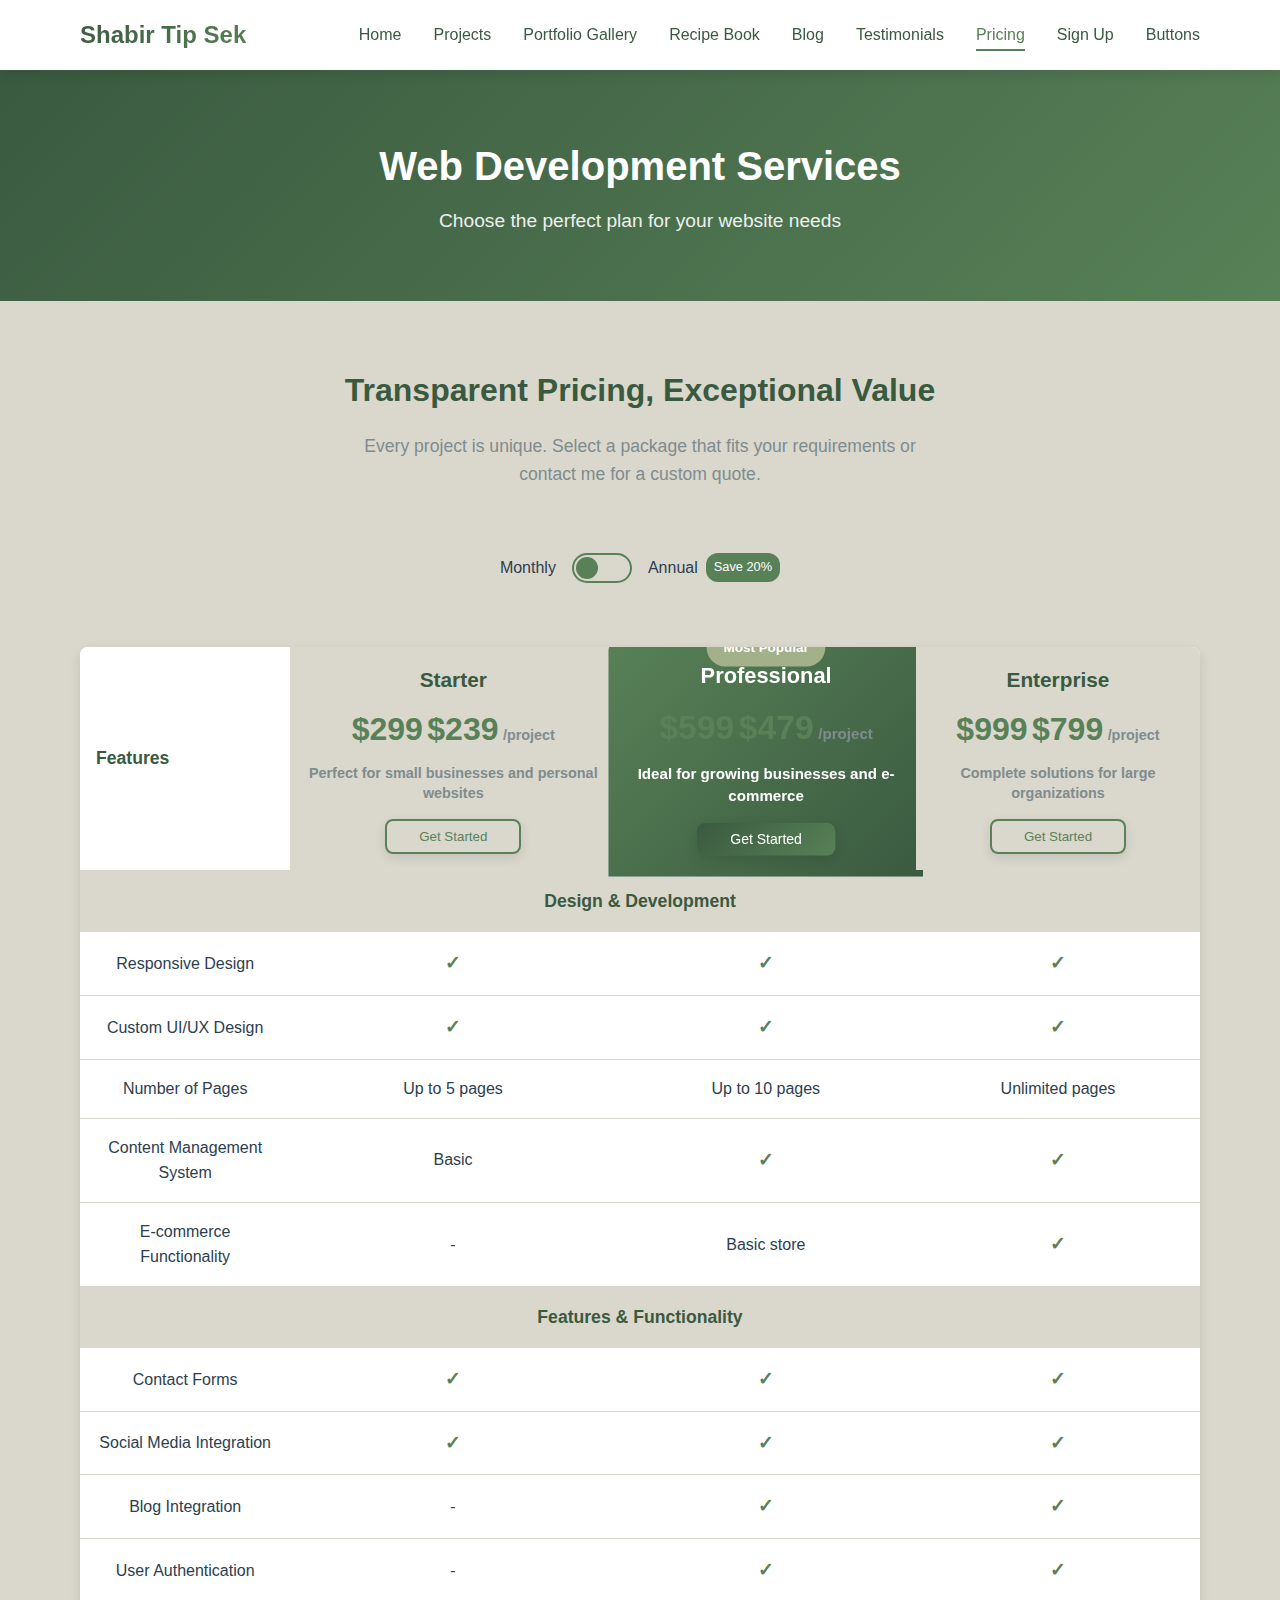
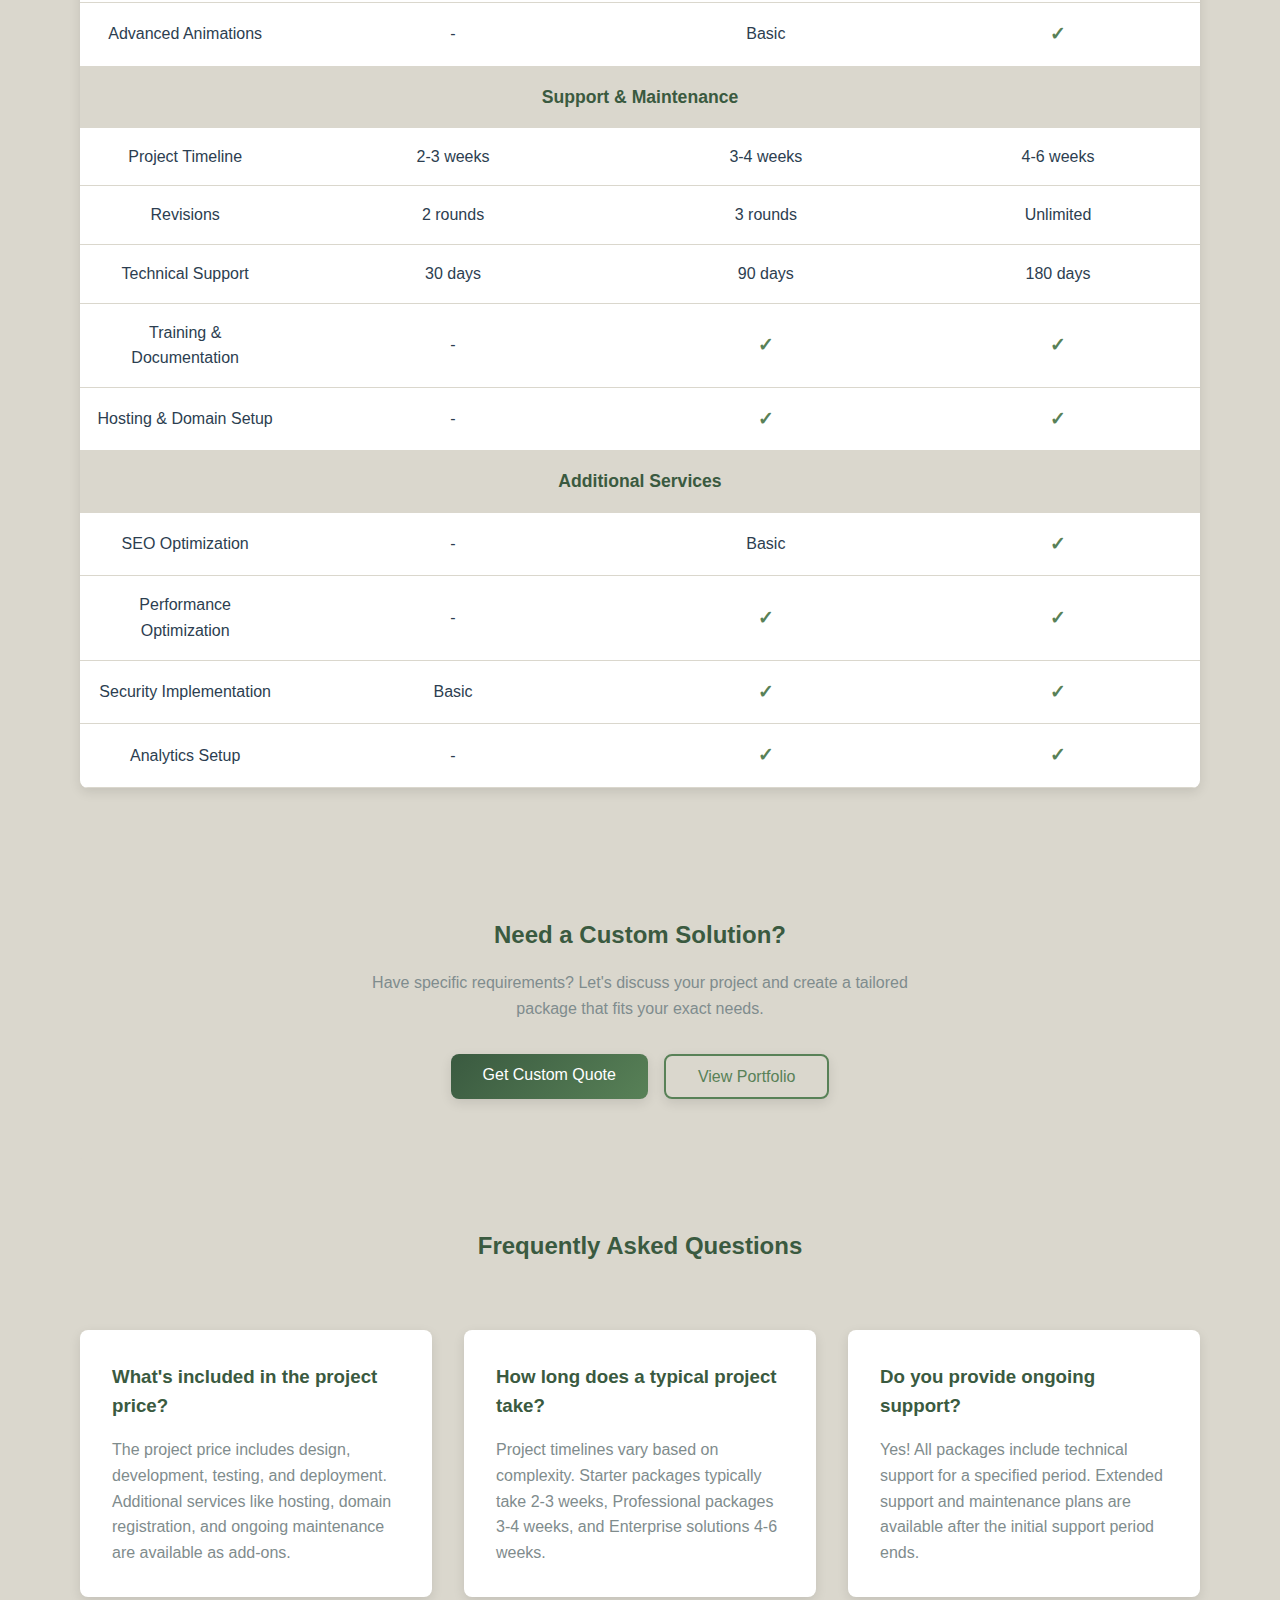
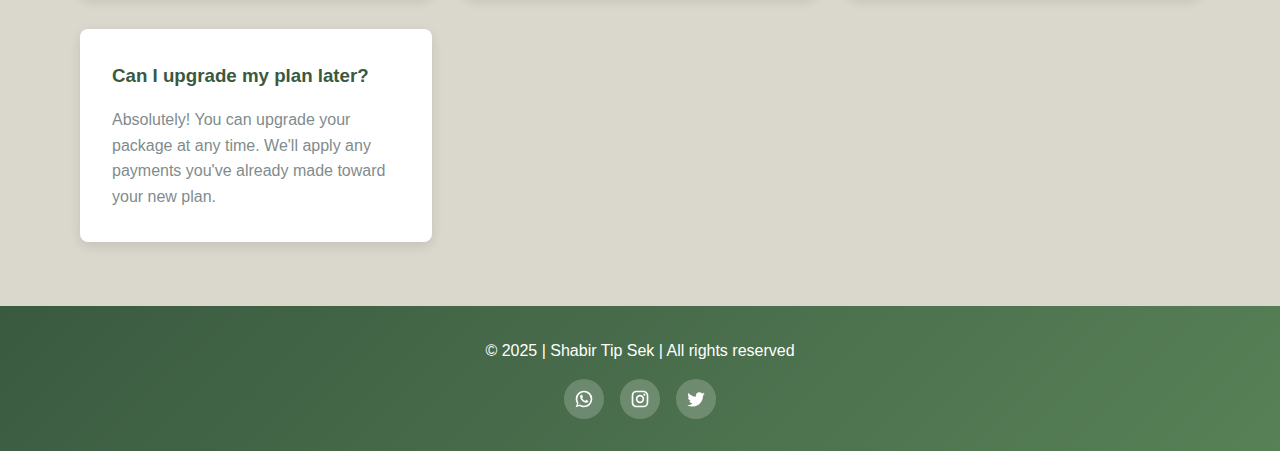
<file: pricing_table.html>
<!DOCTYPE html>
<html lang="en">
<head>
    <meta charset="UTF-8">
    <meta name="viewport" content="width=device-width, initial-scale=1.0">
    <title>Shabir Tip Sek | Web Developer & Food Enthusiast</title>
    <meta name="description" content="Welcome to my creative space! I'm Shabir Tip Sek - a passionate web developer, UI/UX designer, and food enthusiast. Explore my portfolio and recipes.">
    <meta name="keywords" content="Shabir Tip Sek, Web Developer, UI/UX Designer, Food Enthusiast, Portfolio, Recipe Book, Web Design, Frontend Development">
    <meta name="author" content="Shabir Tip Sek">
    <!-- Google Fonts -->
    <link rel="preconnect" href="https://fonts.googleapis.com">
    <link rel="preconnect" href="https://fonts.gstatic.com" crossorigin>
    <link href="https://fonts.googleapis.com/css2?family=Roboto:wght@400;700&family=Open+Sans:wght@400;600&display=swap" rel="stylesheet">
    <link rel="stylesheet" href="styles/styles.css">
</head>
<body>
    <header>
        <div class="container header-inner">
            <h1 class="site-title">Shabir Tip Sek</h1>
            <nav class="navbar" aria-label="Main navigation">
                <ul>
                    <li><a href="index.html">Home</a></li>
                    <li><a href="projects.html">Projects</a></li>
                    <li><a href="portfolio_gallery.html">Portfolio Gallery</a></li>
                    <li><a href="recipe-book.html">Recipe Book</a></li>
                    <li><a href="blog_page.html">Blog</a></li>
                    <li><a href="testmonial.html">Testimonials</a></li>
                    <li><a href="pricing_table.html" class="active">Pricing</a></li>
                    <li><a href="signUp.html">Sign Up</a></li>
                    <li><a href="animated_buttons.html">Buttons</a></li>
                    
                </ul>
            </nav>
        </div>
    </header>

    <main>
        <section class="page-header">
            <div class="container">
                <h1>Web Development Services</h1>
                <p>Choose the perfect plan for your website needs</p>
            </div>
        </section>

        <section class="pricing-content">
            <div class="container">
                <div class="pricing-intro">
                    <h2>Transparent Pricing, Exceptional Value</h2>
                    <p>Every project is unique. Select a package that fits your requirements or contact me for a custom quote.</p>
                </div>

                <div class="pricing-toggle">
                    <span class="toggle-label">Monthly</span>
                    <label class="toggle-switch">
                        <input type="checkbox" id="billingToggle">
                        <span class="toggle-slider"></span>
                    </label>
                    <span class="toggle-label">Annual <span class="discount-badge">Save 20%</span></span>
                </div>

                <div class="pricing-table-container">
                    <table class="pricing-table">
                        <thead>
                            <tr>
                                <th class="plan-header">Features</th>
                                <th class="plan-card">
                                    <div class="plan-name">Starter</div>
                                    <div class="plan-price">
                                        <span class="price monthly">$299</span>
                                        <span class="price annual">$239</span>
                                        <span class="price-period">/project</span>
                                    </div>
                                    <p class="plan-description">Perfect for small businesses and personal websites</p>
                                    <button class="btn btn-outline">Get Started</button>
                                </th>
                                <th class="plan-card featured">
                                    <div class="popular-badge">Most Popular</div>
                                    <div class="plan-name">Professional</div>
                                    <div class="plan-price">
                                        <span class="price monthly">$599</span>
                                        <span class="price annual">$479</span>
                                        <span class="price-period">/project</span>
                                    </div>
                                    <p class="plan-description">Ideal for growing businesses and e-commerce</p>
                                    <button class="btn btn-primary">Get Started</button>
                                </th>
                                <th class="plan-card">
                                    <div class="plan-name">Enterprise</div>
                                    <div class="plan-price">
                                        <span class="price monthly">$999</span>
                                        <span class="price annual">$799</span>
                                        <span class="price-period">/project</span>
                                    </div>
                                    <p class="plan-description">Complete solutions for large organizations</p>
                                    <button class="btn btn-outline">Get Started</button>
                                </th>
                            </tr>
                        </thead>
                        <tbody>
                            <!-- Design & Development -->
                            <tr class="feature-category">
                                <td colspan="4">Design & Development</td>
                            </tr>
                            <tr>
                                <td>Responsive Design</td>
                                <td><span class="feature-check">✓</span></td>
                                <td><span class="feature-check">✓</span></td>
                                <td><span class="feature-check">✓</span></td>
                            </tr>
                            <tr>
                                <td>Custom UI/UX Design</td>
                                <td><span class="feature-check">✓</span></td>
                                <td><span class="feature-check">✓</span></td>
                                <td><span class="feature-check">✓</span></td>
                            </tr>
                            <tr>
                                <td>Number of Pages</td>
                                <td>Up to 5 pages</td>
                                <td>Up to 10 pages</td>
                                <td>Unlimited pages</td>
                            </tr>
                            <tr>
                                <td>Content Management System</td>
                                <td>Basic</td>
                                <td><span class="feature-check">✓</span></td>
                                <td><span class="feature-check">✓</span></td>
                            </tr>
                            <tr>
                                <td>E-commerce Functionality</td>
                                <td>-</td>
                                <td>Basic store</td>
                                <td><span class="feature-check">✓</span></td>
                            </tr>

                            <!-- Features & Functionality -->
                            <tr class="feature-category">
                                <td colspan="4">Features & Functionality</td>
                            </tr>
                            <tr>
                                <td>Contact Forms</td>
                                <td><span class="feature-check">✓</span></td>
                                <td><span class="feature-check">✓</span></td>
                                <td><span class="feature-check">✓</span></td>
                            </tr>
                            <tr>
                                <td>Social Media Integration</td>
                                <td><span class="feature-check">✓</span></td>
                                <td><span class="feature-check">✓</span></td>
                                <td><span class="feature-check">✓</span></td>
                            </tr>
                            <tr>
                                <td>Blog Integration</td>
                                <td>-</td>
                                <td><span class="feature-check">✓</span></td>
                                <td><span class="feature-check">✓</span></td>
                            </tr>
                            <tr>
                                <td>User Authentication</td>
                                <td>-</td>
                                <td><span class="feature-check">✓</span></td>
                                <td><span class="feature-check">✓</span></td>
                            </tr>
                            <tr>
                                <td>Advanced Animations</td>
                                <td>-</td>
                                <td>Basic</td>
                                <td><span class="feature-check">✓</span></td>
                            </tr>

                            <!-- Support & Maintenance -->
                            <tr class="feature-category">
                                <td colspan="4">Support & Maintenance</td>
                            </tr>
                            <tr>
                                <td>Project Timeline</td>
                                <td>2-3 weeks</td>
                                <td>3-4 weeks</td>
                                <td>4-6 weeks</td>
                            </tr>
                            <tr>
                                <td>Revisions</td>
                                <td>2 rounds</td>
                                <td>3 rounds</td>
                                <td>Unlimited</td>
                            </tr>
                            <tr>
                                <td>Technical Support</td>
                                <td>30 days</td>
                                <td>90 days</td>
                                <td>180 days</td>
                            </tr>
                            <tr>
                                <td>Training & Documentation</td>
                                <td>-</td>
                                <td><span class="feature-check">✓</span></td>
                                <td><span class="feature-check">✓</span></td>
                            </tr>
                            <tr>
                                <td>Hosting & Domain Setup</td>
                                <td>-</td>
                                <td><span class="feature-check">✓</span></td>
                                <td><span class="feature-check">✓</span></td>
                            </tr>

                            <!-- Additional Services -->
                            <tr class="feature-category">
                                <td colspan="4">Additional Services</td>
                            </tr>
                            <tr>
                                <td>SEO Optimization</td>
                                <td>-</td>
                                <td>Basic</td>
                                <td><span class="feature-check">✓</span></td>
                            </tr>
                            <tr>
                                <td>Performance Optimization</td>
                                <td>-</td>
                                <td><span class="feature-check">✓</span></td>
                                <td><span class="feature-check">✓</span></td>
                            </tr>
                            <tr>
                                <td>Security Implementation</td>
                                <td>Basic</td>
                                <td><span class="feature-check">✓</span></td>
                                <td><span class="feature-check">✓</span></td>
                            </tr>
                            <tr>
                                <td>Analytics Setup</td>
                                <td>-</td>
                                <td><span class="feature-check">✓</span></td>
                                <td><span class="feature-check">✓</span></td>
                            </tr>
                        </tbody>
                    </table>
                </div>

                <div class="pricing-cta">
                    <div class="cta-content">
                        <h2>Need a Custom Solution?</h2>
                        <p>Have specific requirements? Let's discuss your project and create a tailored package that fits your exact needs.</p>
                        <div class="cta-buttons">
                            <a href="contact.html" class="btn btn-primary">Get Custom Quote</a>
                            <a href="projects.html" class="btn btn-outline">View Portfolio</a>
                        </div>
                    </div>
                </div>

                <div class="pricing-faq">
                    <h2>Frequently Asked Questions</h2>
                    <div class="faq-grid">
                        <div class="faq-item">
                            <h3>What's included in the project price?</h3>
                            <p>The project price includes design, development, testing, and deployment. Additional services like hosting, domain registration, and ongoing maintenance are available as add-ons.</p>
                        </div>
                        <div class="faq-item">
                            <h3>How long does a typical project take?</h3>
                            <p>Project timelines vary based on complexity. Starter packages typically take 2-3 weeks, Professional packages 3-4 weeks, and Enterprise solutions 4-6 weeks.</p>
                        </div>
                        <div class="faq-item">
                            <h3>Do you provide ongoing support?</h3>
                            <p>Yes! All packages include technical support for a specified period. Extended support and maintenance plans are available after the initial support period ends.</p>
                        </div>
                        <div class="faq-item">
                            <h3>Can I upgrade my plan later?</h3>
                            <p>Absolutely! You can upgrade your package at any time. We'll apply any payments you've already made toward your new plan.</p>
                        </div>
                    </div>
                </div>
            </div>
        </section>
    </main>

    <footer>
        <div class="container">
            <p>&copy; 2025 | Shabir Tip Sek | All rights reserved</p>
            <div class="social">
                <a href="https://www.whatsapp.com" aria-label="Whatsapp">
                    <svg class="social-icon" viewBox="0 0 24 24">
                        <path d="M16.75 13.96c.25.13.41.2.46.3.06.11.04.61-.21 1.18-.2.56-1.24 1.1-1.7 1.12-.46.02-.47.36-2.96-.73-2.49-1.09-3.99-3.75-4.11-3.92-.12-.17-.96-1.38-.92-2.61.05-1.22.69-1.8.95-2.04.24-.26.51-.29.68-.26h.47c.15 0 .36-.06.55.45l.69 1.87c.06.13.1.28.01.44l-.27.41-.39.42c-.12.12-.26.25-.12.5.12.26.62 1.09 1.32 1.78.91.88 1.71 1.17 1.95 1.3.24.14.39.12.54-.04l.81-.94c.19-.25.35-.19.58-.11l1.67.88M12 2a10 10 0 0 1 10 10 10 10 0 0 1-10 10c-1.97 0-3.8-.57-5.35-1.55L2 22l1.55-4.65A9.969 9.969 0 0 1 2 12 10 10 0 0 1 12 2m0 2a8 8 0 0 0-8 8c0 1.72.54 3.31 1.46 4.61L4.5 19.5l2.89-.96A7.95 7.95 0 0 0 12 20a8 8 0 0 0 8-8 8 8 0 0 0-8-8z"/>
                    </svg>
                </a>
                <a href="https://www.instagram.com" aria-label="Instagram">
                    <svg class="social-icon" viewBox="0 0 24 24">
                        <path d="M7.8 2h8.4C19.4 2 22 4.6 22 7.8v8.4a5.8 5.8 0 0 1-5.8 5.8H7.8C4.6 22 2 19.4 2 16.2V7.8A5.8 5.8 0 0 1 7.8 2m-.2 2A3.6 3.6 0 0 0 4 7.6v8.8C4 18.39 5.61 20 7.6 20h8.8a3.6 3.6 0 0 0 3.6-3.6V7.6C20 5.61 18.39 4 16.4 4H7.6m9.65 1.5a1.25 1.25 0 0 1 1.25 1.25A1.25 1.25 0 0 1 17.25 8 1.25 1.25 0 0 1 16 6.75a1.25 1.25 0 0 1 1.25-1.25M12 7a5 5 0 0 1 5 5 5 5 0 0 1-5 5 5 5 0 0 1-5-5 5 5 0 0 1 5-5m0 2a3 3 0 0 0-3 3 3 3 0 0 0 3 3 3 3 0 0 0 3-3 3 3 0 0 0-3-3z"/>
                    </svg>
                </a>
                <a href="https://www.twitter.com" aria-label="Twitter">
                    <svg class="social-icon" viewBox="0 0 24 24">
                        <path d="M22.46 6c-.77.35-1.6.58-2.46.69.88-.53 1.56-1.37 1.88-2.38-.83.5-1.75.85-2.72 1.05C18.37 4.5 17.26 4 16 4c-2.35 0-4.27 1.92-4.27 4.29 0 .34.04.67.11.98C8.28 9.09 5.11 7.38 3 4.79c-.37.63-.58 1.37-.58 2.15 0 1.49.75 2.81 1.91 3.56-.71 0-1.37-.20-1.95-.5v.03c0 2.08 1.48 3.82 3.44 4.21a4.22 4.22 0 0 1-1.93.07 4.28 4.28 0 0 0 4 2.98 8.521 8.521 0 0 1-5.33 1.84c-.34 0-.68-.02-1.02-.06C3.44 20.29 5.7 21 8.12 21 16 21 20.33 14.46 20.33 8.79c0-.19 0-.37-.01-.56.84-.6 1.56-1.36 2.14-2.23z"/>
                    </svg>
                </a>
            </div>
        </div>
    </footer>

    <script src="scripts/script.js"defer></script>
</body>
</html>
</file>
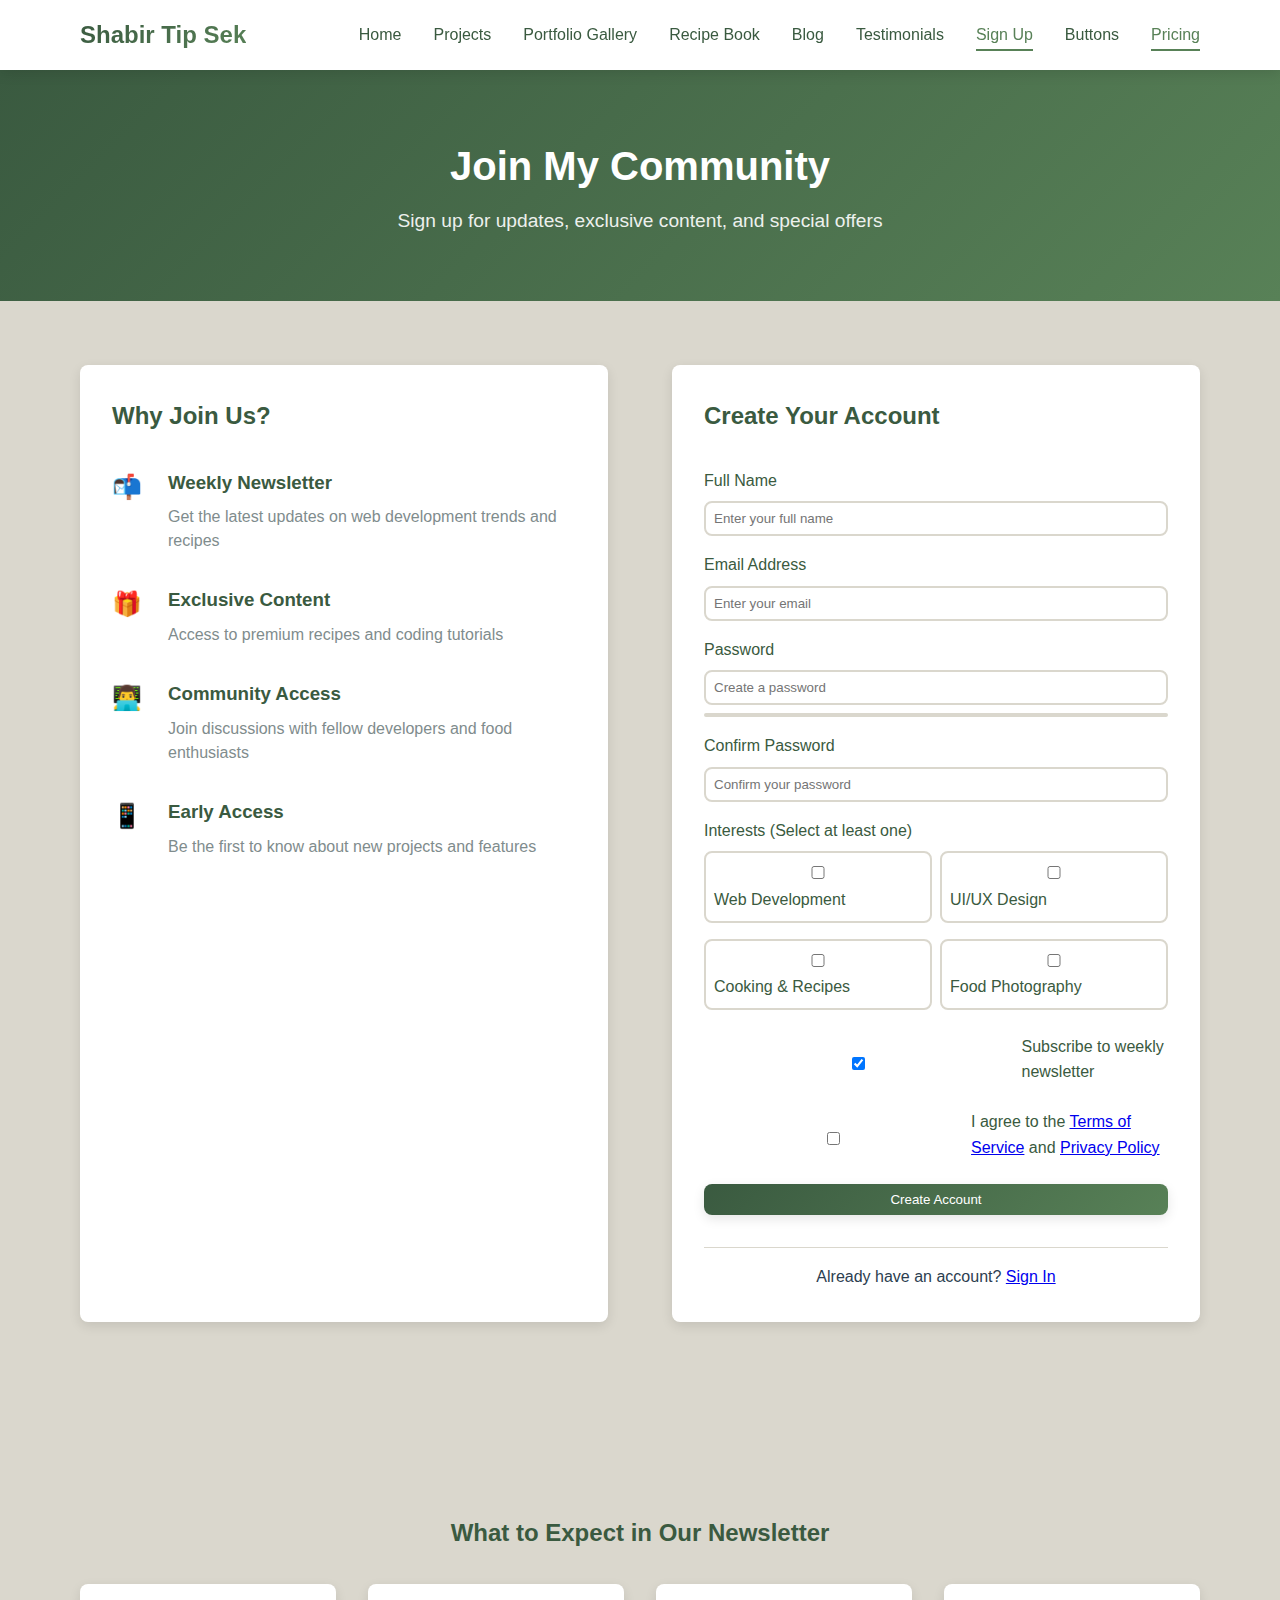
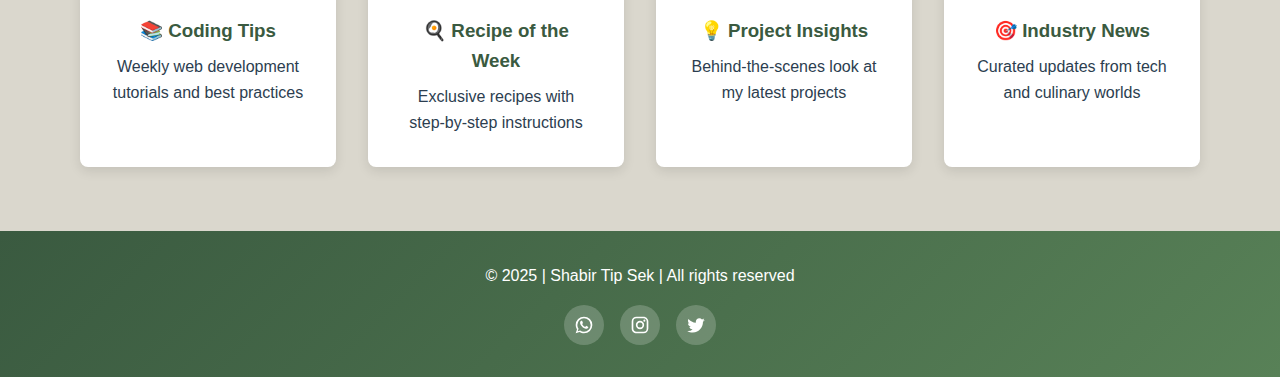
<file: signUp.html>
<!DOCTYPE html>
<html lang="en">
<head>
    <meta charset="UTF-8">
    <meta name="viewport" content="width=device-width, initial-scale=1.0">
    <title>Shabir Tip Sek | Web Developer & Food Enthusiast</title>
    <meta name="description" content="Welcome to my creative space! I'm Shabir Tip Sek - a passionate web developer, UI/UX designer, and food enthusiast. Explore my portfolio and recipes.">
    <meta name="keywords" content="Shabir Tip Sek, Web Developer, UI/UX Designer, Food Enthusiast, Portfolio, Recipe Book, Web Design, Frontend Development">
    <meta name="author" content="Shabir Tip Sek">
    <!-- Google Fonts -->
    <link rel="preconnect" href="https://fonts.googleapis.com">
    <link rel="preconnect" href="https://fonts.gstatic.com" crossorigin>
    <link href="https://fonts.googleapis.com/css2?family=Roboto:wght@400;700&family=Open+Sans:wght@400;600&display=swap" rel="stylesheet">
    <link rel="stylesheet" href="styles/styles.css">
</head>
<body>
    <header>
        <div class="container header-inner">
            <h1 class="site-title">Shabir Tip Sek</h1>
            <nav class="navbar" aria-label="Main navigation">
                <ul>
                    <li><a href="index.html">Home</a></li>
                    <li><a href="projects.html">Projects</a></li>
                    <li><a href="portfolio_gallery.html">Portfolio Gallery</a></li>
                    <li><a href="recipe-book.html">Recipe Book</a></li>
                    <li><a href="blog_page.html">Blog</a></li>
                    <li><a href="testmonial.html">Testimonials</a></li>
                    <li><a href="signUp.html" class="active">Sign Up</a></li>
                    <li><a href="animated_buttons.html">Buttons</a></li>
                    <li><a href="pricing_table.html" class="active">Pricing</a></li>
                    
                </ul>
            </nav>
        </div>
    </header>

    <main>
        <section class="page-header">
            <div class="container">
                <h1>Join My Community</h1>
                <p>Sign up for updates, exclusive content, and special offers</p>
            </div>
        </section>

        <section class="signup-content">
            <div class="container">
                <div class="signup-grid">
                    <div class="signup-benefits">
                        <h2>Why Join Us?</h2>
                        <div class="benefit-item">
                            <div class="benefit-icon">📬</div>
                            <div class="benefit-text">
                                <h3>Weekly Newsletter</h3>
                                <p>Get the latest updates on web development trends and recipes</p>
                            </div>
                        </div>
                        <div class="benefit-item">
                            <div class="benefit-icon">🎁</div>
                            <div class="benefit-text">
                                <h3>Exclusive Content</h3>
                                <p>Access to premium recipes and coding tutorials</p>
                            </div>
                        </div>
                        <div class="benefit-item">
                            <div class="benefit-icon">👨‍💻</div>
                            <div class="benefit-text">
                                <h3>Community Access</h3>
                                <p>Join discussions with fellow developers and food enthusiasts</p>
                            </div>
                        </div>
                        <div class="benefit-item">
                            <div class="benefit-icon">📱</div>
                            <div class="benefit-text">
                                <h3>Early Access</h3>
                                <p>Be the first to know about new projects and features</p>
                            </div>
                        </div>
                    </div>

                    <div class="signup-form-container">
                        <div class="signup-form">
                            <h2>Create Your Account</h2>
                            <form id="signupForm">
                                <div class="form-group">
                                    <label for="fullName">Full Name</label>
                                    <input type="text" id="fullName" name="fullName" required placeholder="Enter your full name">
                                </div>
                                <div class="form-group">
                                    <label for="email">Email Address</label>
                                    <input type="email" id="email" name="email" required placeholder="Enter your email">
                                </div>
                                <div class="form-group">
                                    <label for="password">Password</label>
                                    <input type="password" id="password" name="password" required placeholder="Create a password">
                                    <div class="password-strength">
                                        <div class="strength-bar"></div>
                                    </div>
                                </div>
                                <div class="form-group">
                                    <label for="confirmPassword">Confirm Password</label>
                                    <input type="password" id="confirmPassword" name="confirmPassword" required placeholder="Confirm your password">
                                </div>
                                <div class="form-group">
                                    <label for="interests">Interests (Select at least one)</label>
                                    <div class="interests-grid">
                                        <label class="interest-option">
                                            <input type="checkbox" name="interests" value="web-development">
                                            <span>Web Development</span>
                                        </label>
                                        <label class="interest-option">
                                            <input type="checkbox" name="interests" value="ui-design">
                                            <span>UI/UX Design</span>
                                        </label>
                                        <label class="interest-option">
                                            <input type="checkbox" name="interests" value="cooking">
                                            <span>Cooking & Recipes</span>
                                        </label>
                                        <label class="interest-option">
                                            <input type="checkbox" name="interests" value="food-photography">
                                            <span>Food Photography</span>
                                        </label>
                                    </div>
                                </div>
                                <div class="form-group checkbox-group">
                                    <input type="checkbox" id="newsletter" name="newsletter" checked>
                                    <label for="newsletter">Subscribe to weekly newsletter</label>
                                </div>
                                <div class="form-group checkbox-group">
                                    <input type="checkbox" id="terms" name="terms" required>
                                    <label for="terms">I agree to the <a href="#">Terms of Service</a> and <a href="#">Privacy Policy</a></label>
                                </div>
                                <button type="submit" class="btn btn-primary btn-full">Create Account</button>
                            </form>
                            <div class="signup-footer">
                                <p>Already have an account? <a href="#">Sign In</a></p>
                            </div>
                        </div>
                    </div>
                </div>
            </div>
        </section>

        <section class="newsletter-preview">
            <div class="container">
                <h2>What to Expect in Our Newsletter</h2>
                <div class="newsletter-features">
                    <div class="newsletter-feature">
                        <h3>📚 Coding Tips</h3>
                        <p>Weekly web development tutorials and best practices</p>
                    </div>
                    <div class="newsletter-feature">
                        <h3>🍳 Recipe of the Week</h3>
                        <p>Exclusive recipes with step-by-step instructions</p>
                    </div>
                    <div class="newsletter-feature">
                        <h3>💡 Project Insights</h3>
                        <p>Behind-the-scenes look at my latest projects</p>
                    </div>
                    <div class="newsletter-feature">
                        <h3>🎯 Industry News</h3>
                        <p>Curated updates from tech and culinary worlds</p>
                    </div>
                </div>
            </div>
        </section>
    </main>

    <footer>
        <div class="container">
            <p>&copy; 2025 | Shabir Tip Sek | All rights reserved</p>
            <div class="social">
                <a href="https://www.whatsapp.com" aria-label="Whatsapp">
                    <svg class="social-icon" viewBox="0 0 24 24">
                        <path d="M16.75 13.96c.25.13.41.2.46.3.06.11.04.61-.21 1.18-.2.56-1.24 1.1-1.7 1.12-.46.02-.47.36-2.96-.73-2.49-1.09-3.99-3.75-4.11-3.92-.12-.17-.96-1.38-.92-2.61.05-1.22.69-1.8.95-2.04.24-.26.51-.29.68-.26h.47c.15 0 .36-.06.55.45l.69 1.87c.06.13.1.28.01.44l-.27.41-.39.42c-.12.12-.26.25-.12.5.12.26.62 1.09 1.32 1.78.91.88 1.71 1.17 1.95 1.3.24.14.39.12.54-.04l.81-.94c.19-.25.35-.19.58-.11l1.67.88M12 2a10 10 0 0 1 10 10 10 10 0 0 1-10 10c-1.97 0-3.8-.57-5.35-1.55L2 22l1.55-4.65A9.969 9.969 0 0 1 2 12 10 10 0 0 1 12 2m0 2a8 8 0 0 0-8 8c0 1.72.54 3.31 1.46 4.61L4.5 19.5l2.89-.96A7.95 7.95 0 0 0 12 20a8 8 0 0 0 8-8 8 8 0 0 0-8-8z"/>
                    </svg>
                </a>
                <a href="https://www.instagram.com" aria-label="Instagram">
                    <svg class="social-icon" viewBox="0 0 24 24">
                        <path d="M7.8 2h8.4C19.4 2 22 4.6 22 7.8v8.4a5.8 5.8 0 0 1-5.8 5.8H7.8C4.6 22 2 19.4 2 16.2V7.8A5.8 5.8 0 0 1 7.8 2m-.2 2A3.6 3.6 0 0 0 4 7.6v8.8C4 18.39 5.61 20 7.6 20h8.8a3.6 3.6 0 0 0 3.6-3.6V7.6C20 5.61 18.39 4 16.4 4H7.6m9.65 1.5a1.25 1.25 0 0 1 1.25 1.25A1.25 1.25 0 0 1 17.25 8 1.25 1.25 0 0 1 16 6.75a1.25 1.25 0 0 1 1.25-1.25M12 7a5 5 0 0 1 5 5 5 5 0 0 1-5 5 5 5 0 0 1-5-5 5 5 0 0 1 5-5m0 2a3 3 0 0 0-3 3 3 3 0 0 0 3 3 3 3 0 0 0 3-3 3 3 0 0 0-3-3z"/>
                    </svg>
                </a>
                <a href="https://www.twitter.com" aria-label="Twitter">
                    <svg class="social-icon" viewBox="0 0 24 24">
                        <path d="M22.46 6c-.77.35-1.6.58-2.46.69.88-.53 1.56-1.37 1.88-2.38-.83.5-1.75.85-2.72 1.05C18.37 4.5 17.26 4 16 4c-2.35 0-4.27 1.92-4.27 4.29 0 .34.04.67.11.98C8.28 9.09 5.11 7.38 3 4.79c-.37.63-.58 1.37-.58 2.15 0 1.49.75 2.81 1.91 3.56-.71 0-1.37-.20-1.95-.5v.03c0 2.08 1.48 3.82 3.44 4.21a4.22 4.22 0 0 1-1.93.07 4.28 4.28 0 0 0 4 2.98 8.521 8.521 0 0 1-5.33 1.84c-.34 0-.68-.02-1.02-.06C3.44 20.29 5.7 21 8.12 21 16 21 20.33 14.46 20.33 8.79c0-.19 0-.37-.01-.56.84-.6 1.56-1.36 2.14-2.23z"/>
                    </svg>
                </a>
            </div>
        </div>
    </footer>

    <script src="scripts/script.js"defer></script>
</body>
</html>
</file>
<file: styles/buttons.css>
:root {
            --palette-1: #dad7cd;
            --palette-2: #a3b18a;
            --palette-3: #588157;
            --palette-4: #3a5a40;
            --palette-5: #344e41;
            --text-color: #2c3e50;
            --text-light: #7f8c8d;
            --white: #ffffff;
            --shadow: rgba(0,0,0,0.1);
        }

        * {
            margin: 0;
            padding: 0;
            box-sizing: border-box;
        }

        body {
            font-family: 'Segoe UI', Tahoma, Geneva, Verdana, sans-serif;
            background-color: var(--palette-1);
            color: var(--text-color);
            padding: 20px;
            text-align: center;
            line-height: 1.6;
        }

        .container {
            max-width: 1200px;
            margin: 0 auto;
            padding: 20px;
        }

        header {
            margin-bottom: 40px;
            padding: 20px;
            background: linear-gradient(135deg, var(--palette-4) 0%, var(--palette-5) 100%);
            color: var(--white);
            border-radius: 12px;
            box-shadow: 0 4px 15px var(--shadow);
        }

        h1 {
            font-size: 2.8rem;
            margin-bottom: 10px;
        }

        .subtitle {
            font-size: 1.2rem;
            opacity: 0.9;
        }

        .button-section {
            margin: 40px 0;
            padding: 30px;
            background-color: var(--white);
            border-radius: 12px;
            box-shadow: 0 4px 15px var(--shadow);
        }

        .button-section h2 {
            margin-bottom: 25px;
            color: var(--palette-4);
            font-size: 1.8rem;
            border-bottom: 2px solid var(--palette-2);
            padding-bottom: 10px;
            display: inline-block;
        }

        .btn {
            background-color: var(--palette-3);
            border: none;
            color: white;
            padding: 15px 32px;
            text-align: center;
            text-decoration: none;
            display: inline-block;
            font-size: 16px;
            margin: 10px;
            cursor: pointer;
            border-radius: 4px;
            transition: all 0.3s ease;
            font-weight: 600;
            position: relative;
            overflow: hidden;
            outline: none;
        }

        /* Hover Animation Button */
        .btn-hover {
            background-color: var(--palette-3);
            border: 2px solid var(--palette-3);
        }

        .btn-hover:hover {
            background-color: var(--palette-4);
            transform: translateY(-5px);
            box-shadow: 0 10px 20px rgba(0,0,0,0.2);
        }

        /* Click Animation Button */
        .btn-click {
            background-color: var(--palette-4);
            border: 2px solid var(--palette-4);
        }

        .btn-click:active {
            background-color: var(--palette-5);
            transform: scale(0.95);
        }

        /* Loading Animation Button */
        .btn-loading {
            position: relative;
            overflow: hidden;
            background-color: var(--palette-2);
            color: var(--palette-5);
            border: 2px solid var(--palette-2);
        }

        .btn-loading::after {
            content: "";
            position: absolute;
            top: 50%;
            left: 50%;
            width: 20px;
            height: 20px;
            border: 3px solid var(--palette-5);
            border-top: 3px solid transparent;
            border-radius: 50%;
            animation: spin 1s linear infinite;
            transform: translate(-50%, -50%);
            opacity: 0;
            transition: opacity 0.3s;
        }

        .btn-loading.loading {
            color: transparent;
        }

        .btn-loading.loading::after {
            opacity: 1;
        }

        @keyframes spin {
            0% { transform: translate(-50%, -50%) rotate(0deg); }
            100% { transform: translate(-50%, -50%) rotate(360deg); }
        }

        /* Pulse Animation Button */
        .btn-pulse {
            background-color: var(--palette-3);
            border: 2px solid var(--palette-3);
            animation: pulse 2s infinite;
        }

        @keyframes pulse {
            0% {
                box-shadow: 0 0 0 0 rgba(88, 129, 87, 0.7);
            }
            70% {
                box-shadow: 0 0 0 15px rgba(88, 129, 87, 0);
            }
            100% {
                box-shadow: 0 0 0 0 rgba(88, 129, 87, 0);
            }
        }

        /* Slide Animation Button */
        .btn-slide {
            background-color: transparent;
            color: var(--palette-4);
            border: 2px solid var(--palette-4);
            position: relative;
            z-index: 1;
            overflow: hidden;
        }

        .btn-slide::before {
            content: '';
            position: absolute;
            top: 0;
            left: 0;
            width: 0%;
            height: 100%;
            background-color: var(--palette-4);
            transition: all 0.3s ease;
            z-index: -1;
        }

        .btn-slide:hover {
            color: var(--white);
        }

        .btn-slide:hover::before {
            width: 100%;
        }

        /* Bounce Animation Button */
        .btn-bounce {
            background-color: var(--palette-5);
            border: 2px solid var(--palette-5);
        }

        .btn-bounce:hover {
            animation: bounce 0.5s;
        }

        @keyframes bounce {
            0%, 20%, 60%, 100% {
                transform: translateY(0);
            }
            40% {
                transform: translateY(-10px);
            }
            80% {
                transform: translateY(-5px);
            }
        }

        /* Shake Animation Button */
        .btn-shake {
            background-color: var(--palette-2);
            color: var(--palette-5);
            border: 2px solid var(--palette-2);
        }

        .btn-shake:hover {
            animation: shake 0.5s;
        }

        @keyframes shake {
            0% { transform: translateX(0); }
            25% { transform: translateX(-5px); }
            50% { transform: translateX(5px); }
            75% { transform: translateX(-5px); }
            100% { transform: translateX(0); }
        }

        /* Ripple Effect Button */
        .btn-ripple {
            background-color: var(--palette-4);
            border: 2px solid var(--palette-4);
            position: relative;
            overflow: hidden;
        }

        .btn-ripple::after {
            content: '';
            position: absolute;
            top: 50%;
            left: 50%;
            width: 0;
            height: 0;
            border-radius: 50%;
            background: rgba(255, 255, 255, 0.5);
            transform: translate(-50%, -50%);
            transition: width 0.6s, height 0.6s;
        }

        .btn-ripple:active::after {
            width: 300px;
            height: 300px;
        }

        /* Gradient Animation Button */
        .btn-gradient {
            background: linear-gradient(90deg, var(--palette-3), var(--palette-4), var(--palette-3));
            background-size: 200% 100%;
            border: none;
            animation: gradient 3s infinite linear;
        }

        @keyframes gradient {
            0% {
                background-position: 0% 50%;
            }
            50% {
                background-position: 100% 50%;
            }
            100% {
                background-position: 0% 50%;
            }
        }

        /* 3D Button */
        .btn-3d {
            background-color: var(--palette-3);
            border: none;
            box-shadow: 0 6px 0 var(--palette-4), 0 8px 10px rgba(0,0,0,0.2);
            transition: all 0.1s ease;
        }

        .btn-3d:active {
            transform: translateY(4px);
            box-shadow: 0 2px 0 var(--palette-4), 0 3px 5px rgba(0,0,0,0.2);
        }

        /* Glow Animation Button */
        .btn-glow {
            background-color: var(--palette-3);
            border: 2px solid var(--palette-3);
            box-shadow: 0 0 5px var(--palette-3);
            transition: box-shadow 0.3s ease;
        }

        .btn-glow:hover {
            box-shadow: 0 0 20px var(--palette-3), 0 0 30px var(--palette-3);
        }

        /* Flip Animation Button */
        .btn-flip {
            background-color: transparent;
            color: var(--palette-4);
            border: 2px solid var(--palette-4);
            perspective: 1000px;
        }

        .btn-flip:hover {
            animation: flip 0.6s;
        }

        @keyframes flip {
            0% {
                transform: rotateY(0);
            }
            50% {
                transform: rotateY(180deg);
            }
            100% {
                transform: rotateY(360deg);
            }
        }

        /* Back to Home Button */
        .back-home {
            display: inline-block;
            margin-top: 40px;
            padding: 12px 24px;
            background-color: var(--palette-5);
            color: white;
            text-decoration: none;
            border-radius: 4px;
            font-weight: 600;
            transition: all 0.3s ease;
            box-shadow: 0 4px 6px rgba(0,0,0,0.1);
        }

        .back-home:hover {
            background-color: var(--palette-4);
            transform: translateY(-3px);
            box-shadow: 0 6px 8px rgba(0,0,0,0.15);
        }

        /* Code Example Section */
        .code-example {
            background-color: var(--palette-5);
            color: var(--white);
            padding: 20px;
            border-radius: 8px;
            text-align: left;
            margin-top: 20px;
            font-family: 'Courier New', monospace;
            overflow-x: auto;
        }

        .code-example h3 {
            margin-bottom: 15px;
            color: var(--palette-2);
        }

        /* Responsive Design */
        @media (max-width: 768px) {
            .button-section {
                padding: 20px;
            }
            
            h1 {
                font-size: 2rem;
            }
            
            .button-section h2 {
                font-size: 1.5rem;
            }
            
            .btn {
                padding: 12px 24px;
                font-size: 14px;
                display: block;
                width: 100%;
                margin: 10px 0;
            }


            







        }
        footer {
    background: var(--gradient);
    color: white;
    padding: var(--spacing-lg) 0;
    text-align: center;
}

footer p {
    margin-bottom: var(--spacing-md);
}

.social {
    display: flex;
    justify-content: center;
    gap: var(--spacing-md);
}

.social a {
    display: flex;
    align-items: center;
    justify-content: center;
    width: 40px;
    height: 40px;
    background-color: rgba(255, 255, 255, 0.2);
    border-radius: 50%;
    transition: var(--transition);
}

.social a:hover {
    background-color: white;
    transform: translateY(-3px);
}

.social a:hover .social-icon {
    fill: var(--secondary-color);
}

.social-icon {
    width: 20px;
    height: 20px;
    fill: white;
    transition: var(--transition);
}
</file>
<file: styles/book.css>
* {
    margin: 0;
    padding: 0;
    box-sizing: border-box;
    font-family: 'Arial', sans-serif;
}

body {
    background: var(--gradient);
    min-height: 100vh;
    color: var(--text-color);
    line-height: 1.6;
}

.container {
    max-width: 1200px;
    margin: 0 auto;
    padding: 20px;
}

.portfolio-header {
    text-align: center;
    margin-bottom: 40px;
    color: var(--bg-primary);
}

.portfolio-header h1 {
    font-size: 3rem;
    margin-bottom: 15px;
    font-weight: 300;
    text-shadow: 2px 2px 4px rgba(0,0,0,0.3);
}

.portfolio-header p {
    font-size: 1.2rem;
    opacity: 0.9;
    font-weight: 300;
}

.portfolio-nav {
    margin-bottom: 40px;
}

.portfolio-nav ul {
    display: flex;
    justify-content: center;
    list-style: none;
    flex-wrap: wrap;
    gap: 15px;
}

.nav-link {
    padding: 12px 24px;
    background: rgba(218,215,205,0.10); /* translucent palette-1 */
    color: var(--bg-primary);
    text-decoration: none;
    border-radius: 25px;
    transition: all 0.3s ease;
    border: 1px solid rgba(218,215,205,0.18);
    backdrop-filter: blur(10px);
}

.nav-link:hover,
.nav-link.active {
    background: rgba(218,215,205,0.18);
    transform: translateY(-2px);
    box-shadow: 0 5px 15px rgba(0,0,0,0.2);
}

.portfolio-gallery {
    display: grid;
    grid-template-columns: repeat(auto-fit, minmax(300px, 1fr));
    gap: 25px;
    margin-bottom: 50px;
}

.portfolio-item {
    background: var(--bg-primary);
    border-radius: 15px;
    overflow: hidden;
    box-shadow: 0 10px 30px rgba(0,0,0,0.2);
    transition: all 0.3s ease;
    opacity: 0;
    animation: fadeInUp 0.6s ease forwards;
}

.portfolio-item:hover {
    transform: translateY(-10px);
    box-shadow: 0 20px 40px rgba(0,0,0,0.3);
}

.portfolio-image {
    width: 100%;
    height: 250px;
    background: linear-gradient(45deg, var(--palette-1), var(--palette-2));
    display: flex;
    align-items: center;
    justify-content: center;
    position: relative;
    overflow: hidden;
}

.portfolio-image img {
    width: 100%;
    height: 100%;
    object-fit: cover;
    transition: transform 0.3s ease;
}

.portfolio-item:hover .portfolio-image img {
    transform: scale(1.1);
}

.image-placeholder {
    color: var(--text-light);
    text-align: center;
    font-size: 1.1rem;
}

.image-placeholder.special {
    background: linear-gradient(45deg, var(--palette-3), var(--palette-4));
    color: var(--bg-primary);
}

.portfolio-info {
    padding: 20px;
}

.portfolio-info h3 {
    font-size: 1.3rem;
    margin-bottom: 8px;
    color: var(--text-color);
}

.portfolio-info .category {
    color: var(--text-light);
    font-size: 0.9rem;
    text-transform: uppercase;
    letter-spacing: 1px;
    margin-bottom: 10px;
}

.portfolio-info .description {
    color: var(--text-light);
    font-size: 0.95rem;
    line-height: 1.5;
}

.portfolio-footer {
    text-align: center;
    padding: 30px 0;
    color: var(--bg-primary);
    border-top: 1px solid rgba(218,215,205,0.10);
    margin-top: 50px;
}

/* Animations */
@keyframes fadeInUp {
    from {
        opacity: 0;
        transform: translateY(30px);
    }
    to {
        opacity: 1;
        transform: translateY(0);
    }
}

/* Loading states */
.loading {
    background: linear-gradient(90deg, var(--palette-1) 25%, var(--palette-2) 50%, var(--palette-1) 75%);
    background-size: 200% 100%;
    animation: loading 1.5s infinite;
}

@keyframes loading {
    0% {
        background-position: 200% 0;
    }
    100% {
        background-position: -200% 0;
    }
}

/* Filter animation */
.portfolio-item.hidden {
    display: none;
}

.portfolio-item.visible {
    display: block;
    animation: fadeInUp 0.6s ease;
}

/* Responsive Design */
@media (max-width: 768px) {
    .portfolio-header h1 {
        font-size: 2.2rem;
    }
    
    .portfolio-nav ul {
        flex-direction: column;
        align-items: center;
    }
    
    .nav-link {
        width: 200px;
        text-align: center;
    }
    
    .portfolio-gallery {
        grid-template-columns: repeat(auto-fit, minmax(250px, 1fr));
        gap: 20px;
    }
}

@media (max-width: 480px) {
    .container {
        padding: 15px;
    }
    
    .portfolio-header h1 {
        font-size: 1.8rem;
    }
    
    .portfolio-gallery {
        grid-template-columns: 1fr;
    }
    
    .portfolio-image {
        height: 200px;
    }
}
</file>
<file: styles/styles.css>
/* CSS Reset and Base Styles */
* {
    margin: 0;
    padding: 0;
    box-sizing: border-box;
}


:root {
    /* Switched to Coolors palette: dad7cd, a3b18a, 588157, 3a5a40, 344e41 */
    --palette-1: #dad7cd; /* light neutral */
    --palette-2: #a3b18a; /* soft green */
    --palette-3: #588157; /* mid green */
    --palette-4: #3a5a40; /* deep green */
    --palette-5: #344e41; /* darkest */

    /* Map the original semantic text colors from previous root to the new palette where appropriate */
    --text-color: #2c3e50; /* keep original text color (not in palette) */
    --text-light: #7f8c8d; /* keep original lighter text */

    /* spacing + utilities kept as-is */
    --spacing-sm: 0.5rem;
    --spacing-md: 1rem;
    --spacing-lg: 2rem;
    --spacing-xl: 4rem;
    --border-radius: 8px;
    --shadow: 0 4px 12px rgba(0, 0, 0, 0.1);
    --transition: all 0.3s ease;

    /* Theme aliases built from the Coolors palette */
    --primary-color: var(--palette-4);   /* primary deep green */
    --secondary-color: var(--palette-3); /* mid green */
    --accent-color: var(--palette-2);    /* soft green accent */
    --accent-2: var(--palette-5);        /* darkest accent */

    --bg-primary: var(--palette-1);
    --light-color: var(--palette-1);
    --dark-color: var(--palette-5);

    --gradient: linear-gradient(135deg, var(--palette-4) 0%, var(--palette-3) 100%);
    --food-gradient: linear-gradient(135deg, var(--palette-2) 0%, var(--palette-3) 100%);

    /* Semantic mappings for JS usage */
    --success-color: var(--palette-3);
    --warning-color: var(--palette-2);
    --error-color: var(--palette-5);
    --info-color: var(--palette-4);
}

body {
    font-family: 'Segoe UI', Tahoma, Geneva, Verdana, sans-serif;
    line-height: 1.6;
    color: var(--text-color);
    background-color: var(--light-color);
    overflow-x: hidden;
}

.container {
    width: 90%;
    max-width: 1200px;
    margin: 0 auto;
    padding: 0 var(--spacing-md);
}

/* Header Styles */
header {
    background-color: white;
    color: var(--primary-color);
    padding: var(--spacing-md) 0;
    position: sticky;
    top: 0;
    z-index: 100;
    box-shadow: var(--shadow);
}

.header-inner {
    display: flex;
    justify-content: space-between;
    align-items: center;
}

.site-title {
    font-size: 1.5rem;
    font-weight: 700;
    background: var(--gradient);
    -webkit-background-clip: text;
    background-clip: text;
    color: transparent;
}

.navbar ul {
    display: flex;
    list-style: none;
}

.navbar li {
    margin-left: var(--spacing-lg);
}


.navbar a {
    color: var(--primary-color);
    text-decoration: none;
    font-weight: 500;
    transition: var(--transition);
    padding: var(--spacing-sm) 0;
    position: relative;
}
.image{
    height: 100px;
    width: 100px;
    border-radius: 50%;
    margin-left: 0;
    margin-right: 1rem;
}

.navbar a:hover,
.navbar a.active {
    color: var(--secondary-color);
}

.navbar a::after {
    content: '';
    position: absolute;
    bottom: 0;
    left: 0;
    width: 0;
    height: 2px;
    background-color: var(--secondary-color);
    transition: var(--transition);
}

.navbar a:hover::after,
.navbar a.active::after {
    width: 100%;
}

/* Hero Section */
.hero {
    display: flex;
    flex-wrap: wrap;
    align-items: center;
    padding: var(--spacing-xl) 0;
    gap: var(--spacing-xl);
    min-height: 80vh;
}

.hero-image {
    flex: 1;
    min-width: 300px;
    display: flex;
    justify-content: center;
    position: relative;
}


.hero-image::before {
    content: '';
    position: absolute;
    width: 100%;
    height: 100%;
    background: var(--gradient);
    border-radius: 5px;
    top: -10px;
    left: -10px;
    z-index: -1;
    opacity: 0.3;
}

.hero-image img {
    width: 100%;
    max-width: 300px;
    height: auto;
    border-radius: 10px;
    box-shadow: var(--shadow);
    border: 5px solid white;
    transition: var(--transition);
}

.hero-image img:hover {
    transform: scale(1.05);
}

.hero-content {
    flex: 2;
    min-width: 300px;
}

.hero-content h2 {
    font-size: 2.5rem;
    margin-bottom: var(--spacing-md);
    background: var(--gradient);
    -webkit-background-clip: text;
    background-clip: text;
    color: transparent;
}

.hero-content p {
    margin-bottom: var(--spacing-md);
    color: var(--text-color);
    font-size: 1.1rem;
}

.cta-buttons {
    display: flex;
    gap: var(--spacing-md);
    margin-top: var(--spacing-lg);
}

.btn {
    display: inline-block;
    padding: var(--spacing-sm) var(--spacing-lg);
    text-decoration: none;
    border-radius: var(--border-radius);
    font-weight: 500;
    transition: var(--transition);
    border: none;
    cursor: pointer;
    box-shadow: var(--shadow);
}

.btn-primary {
    background: var(--gradient);
    color: white;
}

.btn-secondary {
    background: white;
    color: var(--primary-color);
    border: 2px solid var(--secondary-color);
}

.btn:hover {
    transform: translateY(-3px);
    box-shadow: 0 6px 15px rgba(0, 0, 0, 0.2);
}

.btn-primary:hover {
    background: var(--primary-color);
}

.btn-secondary:hover {
    background: var(--secondary-color);
    color: white;
}

.btn-full {
    width: 100%;
}

.btn-outline {
    background: transparent;
    color: var(--secondary-color);
    border: 2px solid var(--secondary-color);
}

.btn-outline:hover {
    background: var(--secondary-color);
    color: white;
}

/* Skills Section */
.skills {
    padding: var(--spacing-xl) 0;
    background-color: white;
    border-radius: var(--border-radius);
    margin: var(--spacing-xl) 0;
    box-shadow: var(--shadow);
}

.skills h2 {
    text-align: center;
    font-size: 1.8rem;
    margin-bottom: var(--spacing-lg);
    color: var(--primary-color);
}

.skills-grid {
    display: grid;
    grid-template-columns: repeat(auto-fit, minmax(200px, 1fr));
    gap: var(--spacing-md);
    max-width: 800px;
    margin: 0 auto;
}

.skill-item {
    background-color: var(--light-color);
    padding: var(--spacing-md);
    border-radius: var(--border-radius);
    text-align: center;
    box-shadow: var(--shadow);
    transition: var(--transition);
}

.skill-item:hover {
    transform: translateY(-5px);
}

.skill-icon {
    width: 40px;
    height: 40px;
    margin-bottom: var(--spacing-sm);
    fill: var(--secondary-color);
}

/* Contact Preview Section */
.contact-preview {
    background: var(--gradient);
    color: white;
    padding: var(--spacing-xl) 0;
    text-align: center;
    margin: var(--spacing-xl) 0;
}

.contact-preview h2 {
    font-size: 2rem;
    margin-bottom: var(--spacing-md);
}

.contact-preview p {
    margin-bottom: var(--spacing-lg);
    font-size: 1.1rem;
}

/* Page Header */
.page-header {
    background: var(--gradient);
    color: white;
    padding: var(--spacing-xl) 0;
    text-align: center;
}

.page-header h1 {
    font-size: 2.5rem;
    margin-bottom: var(--spacing-sm);
}

.page-header p {
    font-size: 1.2rem;
    opacity: 0.9;
}

/* About Page Styles */
.about-content {
    padding: var(--spacing-xl) 0;
}

.about-grid {
    display: grid;
    grid-template-columns: 2fr 1fr;
    gap: var(--spacing-xl);
    align-items: start;
}

.about-text h2 {
    color: var(--primary-color);
    margin-bottom: var(--spacing-md);
}

.about-text h3 {
    color: var(--secondary-color);
    margin: var(--spacing-lg) 0 var(--spacing-md) 0;
}

.about-text p {
    margin-bottom: var(--spacing-md);
    line-height: 1.7;
}

.about-stats {
    display: grid;
    grid-template-columns: 1fr 1fr;
    gap: var(--spacing-md);
}

.stat-card {
    background: white;
    padding: var(--spacing-lg);
    border-radius: var(--border-radius);
    text-align: center;
    box-shadow: var(--shadow);
    transition: var(--transition);
}

.stat-card:hover {
    transform: translateY(-5px);
}

.stat-card h3 {
    font-size: 2rem;
    color: var(--secondary-color);
    margin-bottom: var(--spacing-sm);
}

/* Projects Page Styles */
.projects-grid {
    padding: var(--spacing-xl) 0;
}

.project-filters {
    display: flex;
    justify-content: center;
    gap: var(--spacing-md);
    margin-bottom: var(--spacing-xl);
    flex-wrap: wrap;
}

.filter-btn {
    padding: var(--spacing-sm) var(--spacing-lg);
    background: white;
    border: 2px solid var(--secondary-color);
    border-radius: var(--border-radius);
    color: var(--secondary-color);
    cursor: pointer;
    transition: var(--transition);
}

.filter-btn.active,
.filter-btn:hover {
    background: var(--secondary-color);
    color: white;
}

.projects-container {
    display: grid;
    grid-template-columns: repeat(auto-fit, minmax(300px, 1fr));
    gap: var(--spacing-lg);
}

.project-card {
    background: white;
    border-radius: var(--border-radius);
    overflow: hidden;
    box-shadow: var(--shadow);
    transition: var(--transition);
}

.project-card:hover {
    transform: translateY(-10px);
    box-shadow: 0 10px 25px rgba(0, 0, 0, 0.15);
}

.project-image {
    height: 200px;
    background: var(--light-color);
    display: flex;
    align-items: center;
    justify-content: center;
}

.placeholder-image {
    color: var(--text-light);
    font-weight: 500;
}

.placeholder-image.food {
    background: var(--food-gradient);
    color: white;
    width: 100%;
    height: 100%;
    display: flex;
    align-items: center;
    justify-content: center;
}

.project-info {
    padding: var(--spacing-lg);
}

.project-info h3 {
    margin-bottom: var(--spacing-sm);
    color: var(--primary-color);
}

.project-info p {
    color: var(--text-light);
    margin-bottom: var(--spacing-md);
}

.project-tags {
    display: flex;
    flex-wrap: wrap;
    gap: var(--spacing-sm);
    margin-bottom: var(--spacing-md);
}

.tag {
    background: var(--light-color);
    color: var(--secondary-color);
    padding: 0.25rem 0.5rem;
    border-radius: 20px;
    font-size: 0.8rem;
    font-weight: 500;
}

.project-link {
    color: var(--secondary-color);
    text-decoration: none;
    font-weight: 500;
    transition: var(--transition);
}

.project-link:hover {
    color: var(--primary-color);
}

/* Recipe Book Styles */
.recipe-categories {
    padding: var(--spacing-lg) 0;
    background: white;
}

.category-filters {
    display: flex;
    justify-content: center;
    gap: var(--spacing-md);
    flex-wrap: wrap;
}

.category-btn {
    padding: var(--spacing-sm) var(--spacing-lg);
    background: white;
    border: 2px solid var(--accent-color);
    border-radius: var(--border-radius);
    color: var(--accent-color);
    cursor: pointer;
    transition: var(--transition);
}

.category-btn.active,
.category-btn:hover {
    background: var(--accent-color);
    color: white;
}

.recipes-grid {
    padding: var(--spacing-xl) 0;
}

.recipes-container {
    display: grid;
    grid-template-columns: repeat(auto-fit, minmax(280px, 1fr));
    gap: var(--spacing-lg);
}

.recipe-card {
    background: white;
    border-radius: var(--border-radius);
    overflow: hidden;
    box-shadow: var(--shadow);
    transition: var(--transition);
}

.recipe-card:hover {
    transform: translateY(-5px);
    box-shadow: 0 8px 20px rgba(0, 0, 0, 0.15);
}

.recipe-image {
    height: 200px;
    background: var(--light-color);
}

.recipe-info {
    padding: var(--spacing-lg);
}

.recipe-info h3 {
    margin-bottom: var(--spacing-sm);
    color: var(--primary-color);
}

.recipe-description {
    color: var(--text-light);
    margin-bottom: var(--spacing-md);
    line-height: 1.5;
}

.recipe-meta {
    display: flex;
    justify-content: space-between;
    margin-bottom: var(--spacing-md);
    font-size: 0.9rem;
    color: var(--text-light);
}

.recipe-link {
    color: var(--accent-color);
    text-decoration: none;
    font-weight: 500;
    transition: var(--transition);
}

.recipe-link:hover {
    color: var(--primary-color);
}

/* Contact Page Styles */
.contact-content {
    padding: var(--spacing-xl) 0;
}

.contact-grid {
    display: grid;
    grid-template-columns: 1fr 1fr;
    gap: var(--spacing-xl);
}

.contact-info h2 {
    margin-bottom: var(--spacing-lg);
    color: var(--primary-color);
}

.contact-item {
    display: flex;
    align-items: center;
    gap: var(--spacing-md);
    margin-bottom: var(--spacing-lg);
    padding: var(--spacing-md);
    background: white;
    border-radius: var(--border-radius);
    box-shadow: var(--shadow);
}

.contact-icon {
    width: 24px;
    height: 24px;
    fill: var(--secondary-color);
}

.contact-item h3 {
    margin-bottom: 0.25rem;
    color: var(--primary-color);
}

.contact-form {
    background: white;
    padding: var(--spacing-lg);
    border-radius: var(--border-radius);
    box-shadow: var(--shadow);
}

.contact-form h2 {
    margin-bottom: var(--spacing-lg);
    color: var(--primary-color);
}

.form-group {
    margin-bottom: var(--spacing-md);
}

.form-group label {
    display: block;
    margin-bottom: 0.5rem;
    color: var(--primary-color);
    font-weight: 500;
}

.form-group input,
.form-group textarea,
.form-group select {
    width: 100%;
    padding: var(--spacing-sm);
    border: 2px solid var(--light-color);
    border-radius: var(--border-radius);
    font-family: inherit;
    transition: var(--transition);
}

.form-group input:focus,
.form-group textarea:focus,
.form-group select:focus {
    outline: none;
    border-color: var(--secondary-color);
}

/* Sign Up Page Styles */
.signup-content {
    padding: var(--spacing-xl) 0;
}

.signup-grid {
    display: grid;
    grid-template-columns: 1fr 1fr;
    gap: var(--spacing-xl);
}

.signup-benefits {
    background: white;
    padding: var(--spacing-lg);
    border-radius: var(--border-radius);
    box-shadow: var(--shadow);
}

.signup-benefits h2 {
    margin-bottom: var(--spacing-lg);
    color: var(--primary-color);
}

.benefit-item {
    display: flex;
    align-items: flex-start;
    gap: var(--spacing-md);
    margin-bottom: var(--spacing-lg);
}

.benefit-icon {
    font-size: 1.5rem;
    min-width: 40px;
}

.benefit-text h3 {
    margin-bottom: 0.5rem;
    color: var(--primary-color);
}

.benefit-text p {
    color: var(--text-light);
    line-height: 1.5;
}

.signup-form-container {
    background: white;
    padding: var(--spacing-lg);
    border-radius: var(--border-radius);
    box-shadow: var(--shadow);
}

.signup-form h2 {
    margin-bottom: var(--spacing-lg);
    color: var(--primary-color);
}

.password-strength {
    margin-top: 0.5rem;
    height: 4px;
    background: var(--light-color);
    border-radius: 2px;
    overflow: hidden;
}

.strength-bar {
    height: 100%;
    width: 0%;
    background: var(--success-color);
    transition: var(--transition);
}

.interests-grid {
    display: grid;
    grid-template-columns: 1fr 1fr;
    gap: var(--spacing-sm);
    margin-top: 0.5rem;
}

.interest-option {
    display: flex;
    align-items: center;
    gap: 0.5rem;
    padding: 0.5rem;
    border: 2px solid var(--light-color);
    border-radius: var(--border-radius);
    cursor: pointer;
    transition: var(--transition);
}

.interest-option:hover {
    border-color: var(--secondary-color);
}

.interest-option input[type="checkbox"] {
    margin: 0;
}

.checkbox-group {
    display: flex;
    align-items: center;
    gap: 0.5rem;
}

.checkbox-group input[type="checkbox"] {
    margin: 0;
}

.signup-footer {
    margin-top: var(--spacing-lg);
    text-align: center;
    padding-top: var(--spacing-md);
    border-top: 1px solid var(--light-color);
}

.newsletter-preview {
    background: var(--light-color);
    padding: var(--spacing-xl) 0;
    margin-top: var(--spacing-xl);
}

.newsletter-preview h2 {
    text-align: center;
    margin-bottom: var(--spacing-lg);
    color: var(--primary-color);
}

.newsletter-features {
    display: grid;
    grid-template-columns: repeat(auto-fit, minmax(250px, 1fr));
    gap: var(--spacing-lg);
}

.newsletter-feature {
    text-align: center;
    padding: var(--spacing-lg);
    background: white;
    border-radius: var(--border-radius);
    box-shadow: var(--shadow);
}

.newsletter-feature h3 {
    margin-bottom: var(--spacing-sm);
    color: var(--primary-color);
}

/* Blog Page Styles */
.blog-content {
    padding: var(--spacing-xl) 0;
}

.blog-grid {
    display: grid;
    grid-template-columns: 2fr 1fr;
    gap: var(--spacing-xl);
}

.blog-featured {
    margin-bottom: var(--spacing-xl);
}

.blog-featured h2 {
    margin-bottom: var(--spacing-lg);
    color: var(--primary-color);
}

.featured-post {
    display: grid;
    grid-template-columns: 1fr 1fr;
    gap: var(--spacing-lg);
    background: white;
    border-radius: var(--border-radius);
    overflow: hidden;
    box-shadow: var(--shadow);
}

.featured-image {
    height: 300px;
    background: var(--light-color);
}

.featured-image img {
    width: 100%;
    height: 100%;
    object-fit: cover;
}

.featured-content {
    padding: var(--spacing-lg);
    display: flex;
    flex-direction: column;
    justify-content: center;
}

.post-category {
    display: inline-block;
    background: var(--secondary-color);
    color: white;
    padding: 0.25rem 0.75rem;
    border-radius: 15px;
    font-size: 0.8rem;
    font-weight: 500;
    margin-bottom: var(--spacing-sm);
}

.featured-content h3 {
    font-size: 1.5rem;
    margin-bottom: var(--spacing-md);
    color: var(--primary-color);
}

.post-excerpt {
    color: var(--text-light);
    margin-bottom: var(--spacing-md);
    line-height: 1.6;
}

.post-meta {
    display: flex;
    gap: var(--spacing-md);
    margin-bottom: var(--spacing-lg);
    font-size: 0.9rem;
    color: var(--text-light);
}

.posts-grid {
    display: grid;
    grid-template-columns: repeat(auto-fit, minmax(300px, 1fr));
    gap: var(--spacing-lg);
}

.blog-post-card {
    background: white;
    border-radius: var(--border-radius);
    overflow: hidden;
    box-shadow: var(--shadow);
    transition: var(--transition);
}

.blog-post-card:hover {
    transform: translateY(-5px);
    box-shadow: 0 8px 20px rgba(0, 0, 0, 0.15);
}

.post-image {
    height: 200px;
    background: var(--light-color);
}

.post-image img {
    width: 100%;
    height: 100%;
    object-fit: cover;
}

.post-content {
    padding: var(--spacing-lg);
}

.post-content h3 {
    margin-bottom: var(--spacing-sm);
    color: var(--primary-color);
}

.read-more {
    color: var(--secondary-color);
    text-decoration: none;
    font-weight: 500;
    transition: var(--transition);
}

.read-more:hover {
    color: var(--primary-color);
}

.blog-pagination {
    display: flex;
    justify-content: center;
    gap: var(--spacing-sm);
    margin-top: var(--spacing-xl);
}

.pagination-btn {
    padding: 0.5rem 1rem;
    border: 2px solid var(--secondary-color);
    background: white;
    color: var(--secondary-color);
    border-radius: var(--border-radius);
    cursor: pointer;
    transition: var(--transition);
}

.pagination-btn.active,
.pagination-btn:hover {
    background: var(--secondary-color);
    color: white;
}

.pagination-btn.next {
    background: var(--primary-color);
    color: white;
    border-color: var(--primary-color);
}

.blog-sidebar {
    display: flex;
    flex-direction: column;
    gap: var(--spacing-lg);
}

.sidebar-widget {
    background: white;
    padding: var(--spacing-lg);
    border-radius: var(--border-radius);
    box-shadow: var(--shadow);
}

.sidebar-widget h3 {
    margin-bottom: var(--spacing-md);
    color: var(--primary-color);
}

.categories-list {
    list-style: none;
}

.categories-list li {
    margin-bottom: 0.5rem;
}

.category-link {
    display: flex;
    justify-content: space-between;
    color: var(--text-color);
    text-decoration: none;
    padding: 0.5rem 0;
    transition: var(--transition);
}

.category-link:hover {
    color: var(--secondary-color);
}

.post-count {
    background: var(--light-color);
    color: var(--text-light);
    padding: 0.25rem 0.5rem;
    border-radius: 10px;
    font-size: 0.8rem;
}

.popular-posts {
    display: flex;
    flex-direction: column;
    gap: var(--spacing-md);
}

.popular-post h4 {
    margin-bottom: 0.25rem;
}

.popular-post h4 a {
    color: var(--primary-color);
    text-decoration: none;
    transition: var(--transition);
}

.popular-post h4 a:hover {
    color: var(--secondary-color);
}

.popular-post .post-date {
    font-size: 0.8rem;
    color: var(--text-light);
}

.sidebar-newsletter {
    display: flex;
    flex-direction: column;
    gap: var(--spacing-sm);
}

.sidebar-newsletter input {
    padding: 0.75rem;
    border: 2px solid var(--light-color);
    border-radius: var(--border-radius);
}

/* Testimonials Page Styles */
.testimonials-content {
    padding: var(--spacing-xl) 0;
}

.testimonials-stats {
    display: grid;
    grid-template-columns: repeat(auto-fit, minmax(150px, 1fr));
    gap: var(--spacing-lg);
    margin-bottom: var(--spacing-xl);
}

.stat-item {
    text-align: center;
    padding: var(--spacing-lg);
    background: white;
    border-radius: var(--border-radius);
    box-shadow: var(--shadow);
}

.stat-number {
    font-size: 2rem;
    font-weight: 700;
    color: var(--secondary-color);
    margin-bottom: 0.5rem;
}

.stat-label {
    color: var(--text-light);
    font-weight: 500;
}

.testimonials-grid {
    display: flex;
    flex-direction: column;
    gap: var(--spacing-xl);
}

.testimonial-section h2 {
    margin-bottom: var(--spacing-lg);
    color: var(--primary-color);
    padding-bottom: 0.5rem;
    border-bottom: 2px solid var(--light-color);
}

.testimonials-row {
    display: grid;
    grid-template-columns: repeat(auto-fit, minmax(300px, 1fr));
    gap: var(--spacing-lg);
}

.testimonial-card {
    background: white;
    padding: var(--spacing-lg);
    border-radius: var(--border-radius);
    box-shadow: var(--shadow);
    transition: var(--transition);
}

.testimonial-card:hover {
    transform: translateY(-5px);
    box-shadow: 0 8px 20px rgba(0, 0, 0, 0.15);
}

.testimonial-content {
    margin-bottom: var(--spacing-lg);
}

.rating {
    color: var(--warning-color);
    font-size: 1.2rem;
    margin-bottom: var(--spacing-md);
}

.testimonial-content p {
    color: var(--text-color);
    line-height: 1.6;
    font-style: italic;
}

.testimonial-author {
    display: flex;
    align-items: center;
    gap: var(--spacing-md);
}

.author-avatar {
    width: 60px;
    height: 60px;
    border-radius: 50%;
    overflow: hidden;
    background: var(--light-color);
}

.author-avatar img {
    width: 100%;
    height: 100%;
    object-fit: cover;
}

.author-info h4 {
    margin-bottom: 0.25rem;
    color: var(--primary-color);
}

.author-info p {
    color: var(--text-light);
    font-size: 0.9rem;
}

.testimonial-cta {
    background: var(--gradient);
    color: white;
    padding: var(--spacing-xl) 0;
    margin-top: var(--spacing-xl);
    text-align: center;
    border-radius: var(--border-radius);
}

.testimonial-cta h2 {
    margin-bottom: var(--spacing-md);
}

.testimonial-cta p {
    margin-bottom: var(--spacing-lg);
    font-size: 1.1rem;
    opacity: 0.9;
}

/* Pricing Table Styles */
.pricing-content {
    padding: var(--spacing-xl) 0;
}

.pricing-intro {
    text-align: center;
    margin-bottom: var(--spacing-xl);
}

.pricing-intro h2 {
    color: var(--primary-color);
    margin-bottom: var(--spacing-md);
    font-size: 2rem;
}

.pricing-intro p {
    color: var(--text-light);
    font-size: 1.1rem;
    max-width: 600px;
    margin: 0 auto;
}

.pricing-toggle {
    display: flex;
    align-items: center;
    justify-content: center;
    gap: var(--spacing-md);
    margin-bottom: var(--spacing-xl);
}

.toggle-label {
    font-weight: 500;
    color: var(--text-color);
    display: flex;
    align-items: center;
    gap: var(--spacing-sm);
}

.discount-badge {
    background: var(--success-color);
    color: white;
    padding: 0.25rem 0.5rem;
    border-radius: 12px;
    font-size: 0.8rem;
    font-weight: 500;
}

.toggle-switch {
    position: relative;
    display: inline-block;
    width: 60px;
    height: 30px;
}

.toggle-switch input {
    opacity: 0;
    width: 0;
    height: 0;
}

.toggle-slider {
    position: absolute;
    cursor: pointer;
    top: 0;
    left: 0;
    right: 0;
    bottom: 0;
    background-color: var(--light-color);
    border: 2px solid var(--secondary-color);
    transition: var(--transition);
    border-radius: 34px;
}

.toggle-slider:before {
    position: absolute;
    content: "";
    height: 22px;
    width: 22px;
    left: 2px;
    bottom: 2px;
    background-color: var(--secondary-color);
    transition: var(--transition);
    border-radius: 50%;
}

input:checked+.toggle-slider {
    background-color: var(--secondary-color);
}

input:checked+.toggle-slider:before {
    transform: translateX(30px);
    background-color: white;
}

.pricing-table-container {
    overflow-x: auto;
    margin-bottom: var(--spacing-xl);
    border-radius: var(--border-radius);
    box-shadow: var(--shadow);
}

.pricing-table {
    width: 100%;
    border-collapse: collapse;
    background: white;
    min-width: 800px;
}

.pricing-table th,
.pricing-table td {
    padding: var(--spacing-md);
    text-align: center;
    border-bottom: 1px solid var(--light-color);
}

.pricing-table th {
    background: var(--light-color);
    font-weight: 600;
    color: var(--primary-color);
}

.plan-header {
    text-align: left !important;
    font-size: 1.1rem;
    background: white !important;
    border-right: 1px solid var(--light-color);
}

.plan-card {
    vertical-align: top;
    min-width: 200px;
    position: relative;
}

.plan-card.featured {
    background: linear-gradient(135deg, var(--secondary-color) 0%, var(--primary-color) 100%);
    color: white;
    transform: scale(1.05);
    box-shadow: 0 10px 30px rgba(52, 152, 219, 0.3);
    border-radius: var(--border-radius) var(--border-radius) 0 0;
}

.plan-card.featured .plan-name,
.plan-card.featured .plan-price,
.plan-card.featured .plan-description {
    color: white;
}

.popular-badge {
    position: absolute;
    top: -12px;
    left: 50%;
    transform: translateX(-50%);
    background: var(--accent-color);
    color: white;
    padding: 0.5rem 1rem;
    border-radius: 20px;
    font-size: 0.8rem;
    font-weight: 600;
}

.plan-name {
    font-size: 1.3rem;
    font-weight: 700;
    margin-bottom: var(--spacing-sm);
    color: var(--primary-color);
}

.plan-price {
    margin-bottom: var(--spacing-sm);
}

.price {
    font-size: 2rem;
    font-weight: 700;
    color: var(--secondary-color);
}

.price-period {
    font-size: 0.9rem;
    color: var(--text-light);
}

.plan-description {
    font-size: 0.9rem;
    color: var(--text-light);
    margin-bottom: var(--spacing-md);
    line-height: 1.4;
}

.feature-category {
    background: var(--light-color) !important;
    font-weight: 600;
    color: var(--primary-color);
    text-align: left !important;
}

.feature-category td {
    padding: var(--spacing-md);
    font-size: 1.1rem;
}

.feature-check {
    color: var(--success-color);
    font-weight: bold;
    font-size: 1.2rem;
}

.pricing-cta {
    background: var(--light-color);
    padding: var(--spacing-xl);
    border-radius: var(--border-radius);
    margin-bottom: var(--spacing-xl);
    text-align: center;
}

.cta-content h2 {
    margin-bottom: var(--spacing-md);
    color: var(--primary-color);
}

.cta-content p {
    margin-bottom: var(--spacing-lg);
    color: var(--text-light);
    max-width: 600px;
    margin-left: auto;
    margin-right: auto;
}

.cta-buttons {
    display: flex;
    gap: var(--spacing-md);
    justify-content: center;
    flex-wrap: wrap;
}

.pricing-faq h2 {
    text-align: center;
    margin-bottom: var(--spacing-xl);
    color: var(--primary-color);
}

.faq-grid {
    display: grid;
    grid-template-columns: repeat(auto-fit, minmax(300px, 1fr));
    gap: var(--spacing-lg);
}

.faq-item {
    background: white;
    padding: var(--spacing-lg);
    border-radius: var(--border-radius);
    box-shadow: var(--shadow);
}

.faq-item h3 {
    margin-bottom: var(--spacing-md);
    color: var(--primary-color);
}

.faq-item p {
    color: var(--text-light);
    line-height: 1.6;
}

/* Portfolio Gallery Styles */
.portfolio-gallery-simple {
    padding: var(--spacing-xl) 0;
}

.gallery-intro {
    text-align: center;
    margin-bottom: var(--spacing-xl);
}

.gallery-intro h2 {
    color: var(--primary-color);
    margin-bottom: var(--spacing-md);
}

.gallery-intro p {
    color: var(--text-light);
    max-width: 600px;
    margin: 0 auto;
}

.simple-gallery-grid {
    display: grid;
    grid-template-columns: repeat(auto-fit, minmax(350px, 1fr));
    gap: var(--spacing-xl);
}

.gallery-item-simple {
    background: white;
    border-radius: var(--border-radius);
    overflow: hidden;
    box-shadow: var(--shadow);
    transition: var(--transition);
}

.gallery-item-simple:hover {
    transform: translateY(-5px);
    box-shadow: 0 10px 25px rgba(0, 0, 0, 0.15);
}

.image-container {
    height: 250px;
    background: var(--light-color);
    overflow: hidden;
}

.gallery-image-simple {
    width: 100%;
    height: 100%;
    object-fit: cover;
    transition: var(--transition);
}

.gallery-item-simple:hover .gallery-image-simple {
    transform: scale(1.05);
}

.gallery-content {
    padding: var(--spacing-lg);
}

.gallery-content h3 {
    margin-bottom: var(--spacing-sm);
    color: var(--primary-color);
}

.project-description {
    color: var(--text-light);
    margin-bottom: var(--spacing-md);
    line-height: 1.6;
}

.project-tech {
    display: flex;
    flex-wrap: wrap;
    gap: var(--spacing-sm);
}

.tech-tag {
    background: var(--light-color);
    color: var(--secondary-color);
    padding: 0.25rem 0.75rem;
    border-radius: 15px;
    font-size: 0.8rem;
    font-weight: 500;
}

/* Footer */
footer {
    background: var(--gradient);
    color: white;
    padding: var(--spacing-lg) 0;
    text-align: center;
}

footer p {
    margin-bottom: var(--spacing-md);
}

.social {
    display: flex;
    justify-content: center;
    gap: var(--spacing-md);
}

.social a {
    display: flex;
    align-items: center;
    justify-content: center;
    width: 40px;
    height: 40px;
    background-color: rgba(255, 255, 255, 0.2);
    border-radius: 50%;
    transition: var(--transition);
}

.social a:hover {
    background-color: white;
    transform: translateY(-3px);
}

.social a:hover .social-icon {
    fill: var(--secondary-color);
}

.social-icon {
    width: 20px;
    height: 20px;
    fill: white;
    transition: var(--transition);
}

/* Animations */
@keyframes fadeIn {
    from {
        opacity: 0;
        transform: translateY(20px);
    }

    to {
        opacity: 1;
        transform: translateY(0);
    }
}

.fade-in {
    animation: fadeIn 0.8s ease forwards;
}

.delay-1 {
    animation-delay: 0.2s;
    opacity: 0;
}

.delay-2 {
    animation-delay: 0.4s;
    opacity: 0;
}

.delay-3 {
    animation-delay: 0.6s;
    opacity: 0;
}

/* Responsive Design */
@media (max-width: 768px) {
    .header-inner {
        flex-direction: column;
        gap: var(--spacing-md);
    }

    .navbar ul {
        gap: var(--spacing-md);
        flex-wrap: wrap;
        justify-content: center;
    }

    .navbar li {
        margin-left: 0;
    }

    .hero {
        flex-direction: column;
        text-align: center;
    }

    .hero-image {
        order: -1;
    }

    .cta-buttons {
        flex-direction: column;
        align-items: center;
    }

    .about-grid {
        grid-template-columns: 1fr;
    }

    .about-stats {
        grid-template-columns: 1fr;
    }

    .contact-grid {
        grid-template-columns: 1fr;
    }

    .signup-grid {
        grid-template-columns: 1fr;
    }

    .blog-grid {
        grid-template-columns: 1fr;
    }

    .featured-post {
        grid-template-columns: 1fr;
    }

    .interests-grid {
        grid-template-columns: 1fr;
    }

    .project-filters,
    .category-filters {
        flex-direction: column;
        align-items: center;
    }

    .testimonials-row {
        grid-template-columns: 1fr;
    }

    .pricing-toggle {
        flex-direction: column;
        gap: var(--spacing-sm);
    }

    .cta-buttons {
        flex-direction: column;
        align-items: center;
    }

    .hero-content h2 {
        font-size: 2rem;
    }

    .page-header h1 {
        font-size: 2rem;
    }
}

@media (max-width: 480px) {

    .gallery-filters,
    .category-filters {
        flex-direction: column;
        align-items: center;
    }

    .gallery-filters .filter-btn,
    .category-filters .category-btn {
        width: 200px;
    }

    .simple-gallery-grid {
        grid-template-columns: 1fr;
    }

    .posts-grid {
        grid-template-columns: 1fr;
    }

    .newsletter-features {
        grid-template-columns: 1fr;
    }
}
</file>
